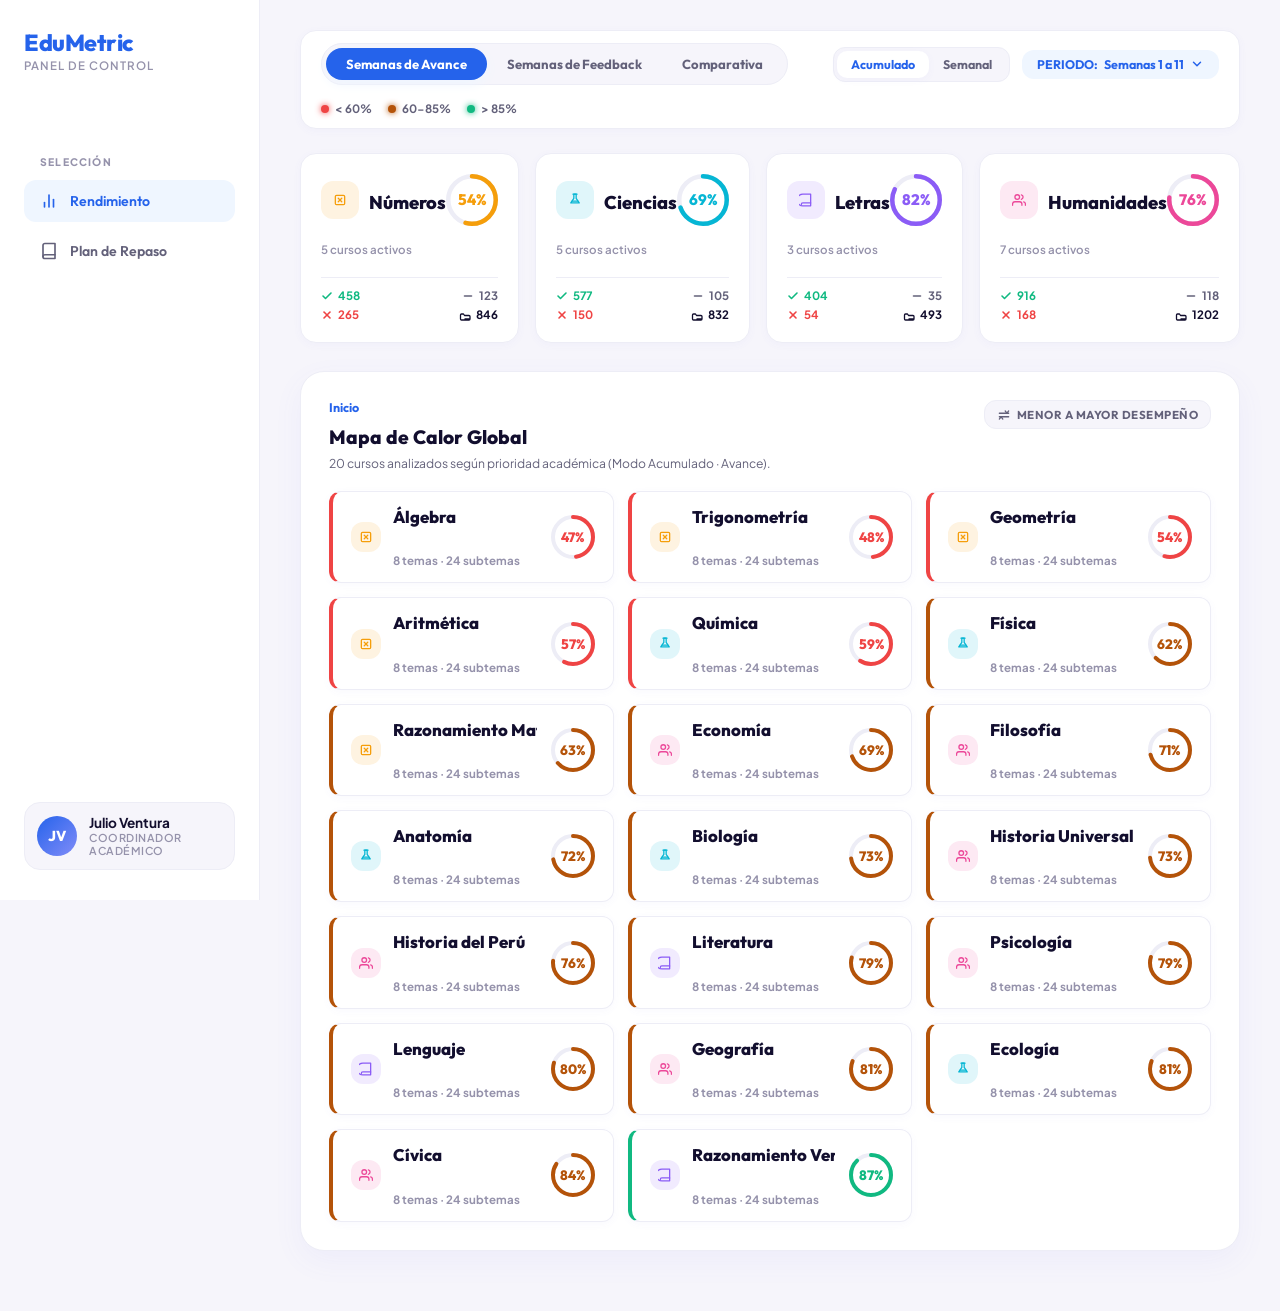
<file: index.html>
<!DOCTYPE html>
<html lang="es" data-theme="light">
<head>
  <meta charset="UTF-8">
  <meta name="viewport" content="width=device-width, initial-scale=1.0">
  <title>EduMetric — Indicadores de Rendimiento Académico</title>
  <meta name="description" content="Dashboard de rendimiento académico con análisis por examen, cobertura de temas y velocidad de resolución.">
  <link rel="preconnect" href="https://fonts.googleapis.com">
  <link rel="preconnect" href="https://fonts.gstatic.com" crossorigin>
  <link href="https://fonts.googleapis.com/css2?family=Outfit:wght@300;400;500;600;700;800;900&family=Plus+Jakarta+Sans:wght@300;400;500;600;700;800&display=swap" rel="stylesheet">
  
  <!-- Estilos modulares externos -->
  <link rel="stylesheet" href="src/ui/styles.css">
</head>
<body>

  <div class="dropdown-scrim" id="dropdown-scrim" onclick="closePeriodDropdown()"></div>

  <div class="app-container">
    
    <!-- ═══════════ SIDEBAR Izquierdo ═══════════ -->
    <aside class="sidebar" id="sidebar">
      <div style="display:flex; flex-direction:column; gap:28px;">
        <div class="sidebar-brand">
          <span class="brand-title">EduMetric</span>
          <span class="brand-subtitle">Panel de Control</span>
        </div>

        <ul class="sidebar-menu">

          
          <!-- Categoría Selección con sub-ítems -->
          <li class="menu-category">Selección</li>
          <li class="menu-item active" id="menu-rendimiento">
            <a href="#" onclick="setViewMode('rendimiento')">
              <svg viewBox="0 0 24 24" fill="none" stroke="currentColor" stroke-width="2.2" stroke-linecap="round" stroke-linejoin="round"><line x1="18" y1="20" x2="18" y2="10"/><line x1="12" y1="20" x2="12" y2="4"/><line x1="6" y1="20" x2="6" y2="14"/></svg>
              Rendimiento
            </a>
          </li>
          <li class="menu-item" id="menu-repaso">
            <a href="#" onclick="setViewMode('repaso')">
              <svg viewBox="0 0 24 24" fill="none" stroke="currentColor" stroke-width="2.2" stroke-linecap="round" stroke-linejoin="round"><path d="M4 19.5A2.5 2.5 0 0 1 6.5 17H20"></path><path d="M6.5 2H20v20H6.5A2.5 2.5 0 0 1 4 19.5v-15A2.5 2.5 0 0 1 6.5 2z"></path></svg>
              Plan de Repaso
            </a>
          </li>

          
        </ul>
      </div>

      <!-- Tarjeta Usuario Bottom -->
      <div class="user-profile-card">
        <div class="user-avatar-wrapper">
          <div class="user-avatar" id="sidebar-avatar">JV</div>
        </div>
        <div class="user-info">
          <span class="user-name" id="sidebar-user-name">Julio Ventura</span>
          <span class="user-role">Coordinador Académico</span>
        </div>
      </div>
    </aside>

    <!-- ═══════════ CONTENIDO PRINCIPAL Derecho ═══════════ -->
    <main class="main-content">
      
      <!-- Top Bar -->
      <div class="top-bar">
        <div style="display:flex; align-items:center; gap:12px;">
          <button class="mobile-menu-btn" onclick="toggleMobileSidebar()" aria-label="Abrir menú">
            <svg width="24" height="24" viewBox="0 0 24 24" fill="none" stroke="currentColor" stroke-width="2" stroke-linecap="round" stroke-linejoin="round"><line x1="3" y1="12" x2="21" y2="12"/><line x1="3" y1="6" x2="21" y2="6"/><line x1="3" y1="18" x2="21" y2="18"/></svg>
          </button>
        </div>
      </div>

      <!-- Filtros Panel Unificado -->
      <div class="filters-container" id="filters-container">
        <div class="filters-unified-row">
          <!-- Pestañas de Tipo de Semana -->
          <div class="week-type-tabs" role="tablist">
            <button class="type-tab active" id="tab-avance" onclick="setWeekType('avance')">Semanas de Avance</button>
            <button class="type-tab" id="tab-feedback" onclick="setWeekType('feedback')">Semanas de Feedback</button>
            <button class="type-tab" id="tab-comparativa" onclick="setWeekType('comparativa')">Comparativa</button>
          </div>

          <!-- Controles de Periodo (Ocultados dinámicamente en Comparativa) -->
          <div class="period-controls-group" id="period-controls-group" style="display: flex; align-items: center; gap: 12px;">
            <div class="aggregation-toggle">
              <button class="agg-btn active" id="btn-acumulado" onclick="setAggregation(true)">Acumulado</button>
              <button class="agg-btn" id="btn-semanal" onclick="setAggregation(false)">Semanal</button>
            </div>

            <div class="period-selector-wrapper">
              <button class="period-btn" id="period-btn" onclick="togglePeriodDropdown()">
                PERIODO: <span id="period-label">Semana 1</span>
                <svg viewBox="0 0 24 24" fill="none" stroke="currentColor" stroke-width="2.5" stroke-linecap="round" stroke-linejoin="round"><polyline points="6 9 12 15 18 9"/></svg>
              </button>
              <div class="period-dropdown" id="period-dropdown">
                <!-- Cargado dinámicamente -->
              </div>
            </div>
          </div>

          <!-- Leyenda de Rendimiento -->
          <div class="performance-legend">
            <span class="legend-item"><span class="legend-dot poor"></span>&lt; 60%</span>
            <span class="legend-item"><span class="legend-dot warning"></span>60-85%</span>
            <span class="legend-item"><span class="legend-dot excellent"></span>&gt; 85%</span>
          </div>
        </div>
      </div>

      <!-- Fila de Tarjetas de Categoría -->
      <div class="categories-row" id="categories-row">
        <!-- Generado dinámicamente -->
      </div>

      <!-- Mapa de Calor Global -->
      <div class="heatmap-panel">

        <div id="rendimiento-view">
          <div class="heatmap-header">
            <div class="heatmap-title-group">
              <nav class="breadcrumb-nav" id="breadcrumb-nav">
                <!-- Cargado dinámicamente (Cursos > Curso > Tema) -->
              </nav>
              <h2 class="heatmap-panel-title" id="heatmap-panel-title">Mapa de Calor Global</h2>
              <span class="heatmap-panel-sub" id="heatmap-sub-info">20 cursos analizados según prioridad académica.</span>
            </div>
            <button class="order-toggle-btn" onclick="toggleSortOrder()">
              <svg viewBox="0 0 24 24" fill="none" stroke="currentColor" stroke-width="2" stroke-linecap="round" stroke-linejoin="round"><line x1="4" y1="9" x2="20" y2="9"/><line x1="4" y1="15" x2="20" y2="15"/><polyline points="14 5 17 9 20 5"/><polyline points="4 19 7 15 10 19"/></svg>
              <span id="sort-order-label">MENOR A MAYOR DESEMPEÑO</span>
            </button>
          </div>

          <div class="courses-grid" id="courses-grid">
            <!-- Cargado dinámicamente -->
          </div>
        </div>

        <div id="repaso-view" style="display: none;">
          <!-- Cargado dinámicamente -->
        </div>
      </div>

    </main>
  </div>

  <div id="tooltip" role="tooltip"></div>

  <!-- 
    Script de Entrada Principal (ES6 Modules)
    Usa type="module" para permitir importaciones/exportaciones nativas en el navegador.
    De este modo, mantenemos un código modular, mantenible y desacoplado en /src.
  -->
  <script type="module" src="src/ui/dashboard.js"></script>
</body>
</html>
</file>
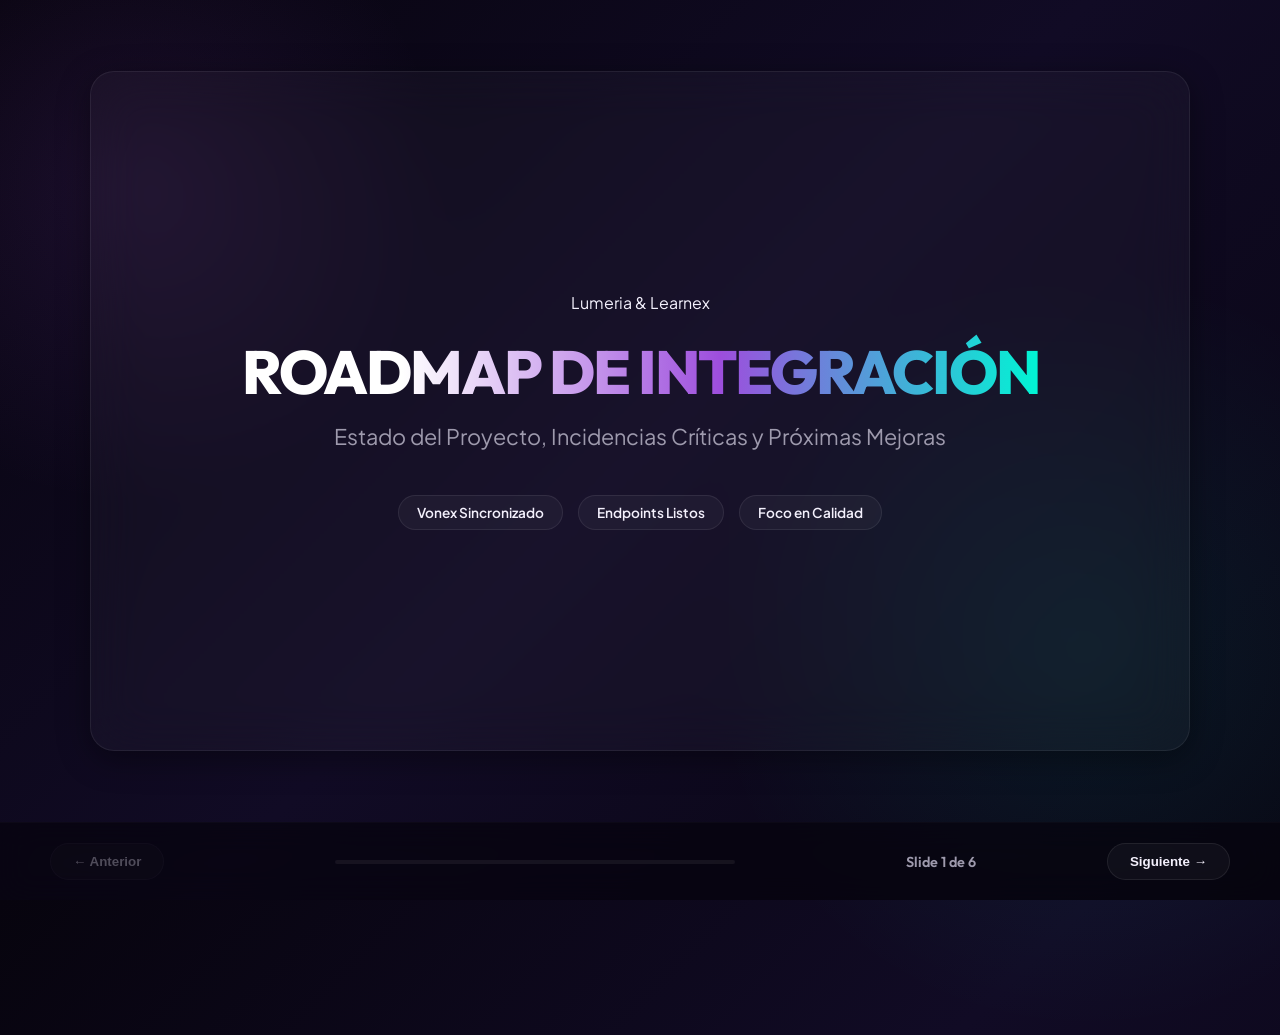
<file: Slides_Lumeria/index.html>
<!DOCTYPE html>
<html lang="es">
<head>
  <meta charset="UTF-8">
  <meta name="viewport" content="width=device-width, initial-scale=1.0">
  <title>Presentación Lumeria & Learnex - Estado del Proyecto</title>
  <!-- Importar Fuentes Modernas de Google Fonts -->
  <link rel="preconnect" href="https://fonts.googleapis.com">
  <link rel="preconnect" href="https://fonts.gstatic.com" crossorigin>
  <link href="https://fonts.googleapis.com/css2?family=Outfit:wght@300;400;600;800&family=Plus+Jakarta+Sans:wght@300;400;500;700&display=swap" rel="stylesheet">
  
  <style>
    /* VARIABLES DE DISEÑO (ESTILO PREMIUM DARK) */
    :root {
      --bg-gradient: linear-gradient(135deg, #07040e 0%, #110b25 50%, #080512 100%);
      --card-bg: rgba(255, 255, 255, 0.03);
      --card-border: rgba(255, 255, 255, 0.07);
      --glass-glow: 0 8px 32px 0 rgba(0, 0, 0, 0.4);
      --primary: #9d4edd;
      --primary-glow: rgba(157, 78, 221, 0.35);
      --secondary: #3f37c9;
      --accent-green: #00f5d4;
      --accent-red: #ff0054;
      --accent-yellow: #fee440;
      --text-main: #f3f0fc;
      --text-muted: #9e9aad;
      --font-title: 'Outfit', sans-serif;
      --font-body: 'Plus Jakarta Sans', sans-serif;
    }

    * {
      box-sizing: border-box;
      margin: 0;
      padding: 0;
    }

    body {
      font-family: var(--font-body);
      background: var(--bg-gradient);
      color: var(--text-main);
      overflow: hidden;
      height: 100vh;
      display: flex;
      flex-direction: column;
      justify-content: space-between;
    }

    /* EFECTOS DE LUCES EN EL FONDO (AMBIENT GLOW) */
    .ambient-glow-1 {
      position: absolute;
      top: -15%;
      left: -15%;
      width: 50vw;
      height: 50vw;
      background: radial-gradient(circle, rgba(157, 78, 221, 0.12) 0%, rgba(0, 0, 0, 0) 70%);
      pointer-events: none;
      z-index: 1;
    }

    .ambient-glow-2 {
      position: absolute;
      bottom: -15%;
      right: -15%;
      width: 60vw;
      height: 60vw;
      background: radial-gradient(circle, rgba(0, 245, 212, 0.08) 0%, rgba(0, 0, 0, 0) 70%);
      pointer-events: none;
      z-index: 1;
    }

    /* CONTENEDOR DE DIAPOSITIVAS */
    .slides-container {
      flex: 1;
      display: flex;
      align-items: center;
      justify-content: center;
      position: relative;
      z-index: 10;
      padding: 20px;
    }

    .slide {
      position: absolute;
      width: 92%;
      max-width: 1100px;
      height: 82vh;
      max-height: 680px;
      background: var(--card-bg);
      border: 1px solid var(--card-border);
      border-radius: 24px;
      backdrop-filter: blur(25px);
      -webkit-backdrop-filter: blur(25px);
      box-shadow: var(--glass-glow);
      padding: 40px 50px;
      opacity: 0;
      transform: translateY(30px) scale(0.98);
      pointer-events: none;
      transition: all 0.5s cubic-bezier(0.16, 1, 0.3, 1);
      display: flex;
      flex-direction: column;
      justify-content: space-between;
    }

    .slide.active {
      opacity: 1;
      transform: translateY(0) scale(1);
      pointer-events: all;
    }

    /* ENCABEZADOS Y TEXTOS */
    .slide-header {
      display: flex;
      justify-content: space-between;
      align-items: center;
      border-bottom: 1px solid rgba(255, 255, 255, 0.05);
      padding-bottom: 15px;
      margin-bottom: 25px;
    }

    .slide-header h2 {
      font-family: var(--font-title);
      font-size: 2.2rem;
      font-weight: 800;
      background: linear-gradient(90deg, #ffffff, #d3c7ff);
      -webkit-background-clip: text;
      -webkit-text-fill-color: transparent;
      letter-spacing: -0.5px;
    }

    .slide-header .slide-tag {
      font-size: 0.8rem;
      font-weight: 700;
      color: var(--primary);
      text-transform: uppercase;
      letter-spacing: 1.5px;
      border: 1px solid var(--primary);
      padding: 4px 12px;
      border-radius: 20px;
      background: rgba(157, 78, 221, 0.1);
    }

    .slide-body {
      flex: 1;
      overflow-y: auto;
      padding-right: 5px;
      margin-bottom: 15px;
    }

    /* PERSONALIZACIÓN DEL SCROLL */
    .slide-body::-webkit-scrollbar {
      width: 6px;
    }
    .slide-body::-webkit-scrollbar-track {
      background: transparent;
    }
    .slide-body::-webkit-scrollbar-thumb {
      background: rgba(255, 255, 255, 0.1);
      border-radius: 4px;
    }

    p {
      color: var(--text-muted);
      line-height: 1.6;
      font-size: 1.05rem;
      margin-bottom: 15px;
    }

    .highlight {
      color: var(--text-main);
      font-weight: 600;
    }

    /* GRILLAS Y TARJETAS */
    .grid-2 {
      display: grid;
      grid-template-columns: 1fr 1fr;
      gap: 25px;
    }

    .grid-3 {
      display: grid;
      grid-template-columns: 1fr 1fr 1fr;
      gap: 20px;
    }

    .feature-card {
      background: rgba(255, 255, 255, 0.015);
      border: 1px solid rgba(255, 255, 255, 0.04);
      border-radius: 16px;
      padding: 22px;
      transition: all 0.3s ease;
    }

    .feature-card:hover {
      background: rgba(255, 255, 255, 0.03);
      border-color: rgba(157, 78, 221, 0.3);
      transform: translateY(-2px);
    }

    .feature-card h3 {
      font-family: var(--font-title);
      font-size: 1.25rem;
      margin-bottom: 12px;
      color: var(--text-main);
      display: flex;
      align-items: center;
      gap: 10px;
    }

    .feature-card ul {
      list-style-type: none;
      color: var(--text-muted);
      font-size: 0.95rem;
    }

    .feature-card li {
      margin-bottom: 8px;
      position: relative;
      padding-left: 18px;
      line-height: 1.4;
    }

    .feature-card li::before {
      content: "•";
      color: var(--primary);
      position: absolute;
      left: 0;
      font-weight: bold;
    }

    .feature-card.alert-card {
      border-color: rgba(255, 0, 84, 0.2);
      background: rgba(255, 0, 84, 0.01);
    }
    .feature-card.alert-card:hover {
      border-color: var(--accent-red);
      background: rgba(255, 0, 84, 0.02);
    }
    .feature-card.alert-card h3 {
      color: #ff4d6d;
    }
    .feature-card.alert-card li::before {
      color: var(--accent-red);
    }

    /* DIAPOSITIVA DE PORTADA */
    .slide-cover {
      text-align: center;
      justify-content: center;
      align-items: center;
      gap: 15px;
    }

    .slide-cover h1 {
      font-family: var(--font-title);
      font-size: 3.8rem;
      font-weight: 800;
      letter-spacing: -2px;
      background: linear-gradient(to right, #ffffff 20%, #9d4edd 60%, #00f5d4 100%);
      -webkit-background-clip: text;
      -webkit-text-fill-color: transparent;
      margin-bottom: 10px;
      animation: title-glow 3s infinite alternate;
    }

    .slide-cover p.subtitle {
      font-size: 1.35rem;
      color: var(--text-muted);
      margin-bottom: 25px;
    }

    .slide-cover .badge-container {
      display: flex;
      gap: 15px;
      margin-top: 15px;
    }

    .badge {
      background: rgba(255, 255, 255, 0.04);
      border: 1px solid rgba(255, 255, 255, 0.08);
      padding: 8px 18px;
      border-radius: 50px;
      font-size: 0.85rem;
      font-weight: 600;
      color: var(--text-main);
    }

    /* SIMULADOR INTERACTIVO */
    .sim-container {
      background: rgba(0, 0, 0, 0.2);
      border: 1px solid rgba(255, 255, 255, 0.05);
      border-radius: 16px;
      padding: 22px;
      display: grid;
      grid-template-columns: 1fr 1.2fr;
      gap: 25px;
    }

    .sim-inputs {
      display: flex;
      flex-direction: column;
      gap: 12px;
    }

    .input-group {
      display: flex;
      flex-direction: column;
      gap: 5px;
    }

    .input-group label {
      font-size: 0.8rem;
      font-weight: 700;
      color: var(--text-muted);
      text-transform: uppercase;
    }

    .input-group input {
      background: rgba(255, 255, 255, 0.05);
      border: 1px solid rgba(255, 255, 255, 0.1);
      border-radius: 8px;
      padding: 9px 12px;
      color: var(--text-main);
      font-family: var(--font-title);
      font-size: 1.05rem;
      transition: all 0.3s ease;
    }

    .input-group input:focus {
      outline: none;
      border-color: var(--primary);
      box-shadow: 0 0 10px var(--primary-glow);
    }

    .sim-results {
      border-left: 1px solid rgba(255, 255, 255, 0.05);
      padding-left: 25px;
      display: flex;
      flex-direction: column;
      justify-content: center;
      gap: 15px;
    }

    .result-metric {
      display: flex;
      justify-content: space-between;
      align-items: center;
    }

    .result-val {
      font-family: var(--font-title);
      font-size: 2.2rem;
      font-weight: 800;
      color: var(--accent-green);
      transition: all 0.3s ease;
    }

    .status-pill {
      display: inline-block;
      padding: 6px 16px;
      border-radius: 30px;
      font-weight: 700;
      font-size: 0.85rem;
      text-transform: uppercase;
      text-align: center;
      transition: all 0.3s ease;
    }

    .status-pill.secure {
      background: rgba(0, 245, 212, 0.15);
      border: 1px solid var(--accent-green);
      color: var(--accent-green);
    }

    .status-pill.vulnerable {
      background: rgba(255, 0, 84, 0.15);
      border: 1px solid var(--accent-red);
      color: var(--accent-red);
    }

    /* CONTROLES DE NAVEGACIÓN EN EL PIE DE PÁGINA */
    .controls-footer {
      padding: 20px 50px;
      display: flex;
      justify-content: space-between;
      align-items: center;
      background: rgba(7, 4, 14, 0.7);
      border-top: 1px solid rgba(255, 255, 255, 0.02);
      backdrop-filter: blur(15px);
      z-index: 100;
    }

    .nav-btn {
      background: rgba(255, 255, 255, 0.04);
      border: 1px solid rgba(255, 255, 255, 0.08);
      color: var(--text-main);
      padding: 10px 22px;
      border-radius: 30px;
      font-weight: 600;
      cursor: pointer;
      transition: all 0.3s ease;
      display: flex;
      align-items: center;
      gap: 8px;
    }

    .nav-btn:hover {
      background: var(--primary);
      border-color: var(--primary);
      box-shadow: 0 0 15px var(--primary-glow);
      transform: translateY(-1px);
    }

    .nav-btn:disabled {
      opacity: 0.3;
      cursor: not-allowed;
      transform: none;
      box-shadow: none;
      background: rgba(255, 255, 255, 0.04);
      border-color: rgba(255, 255, 255, 0.08);
    }

    .progress-track {
      flex: 1;
      max-width: 400px;
      height: 4px;
      background: rgba(255, 255, 255, 0.06);
      border-radius: 10px;
      margin: 0 40px;
      position: relative;
    }

    .progress-bar {
      position: absolute;
      top: 0;
      left: 0;
      height: 100%;
      width: 0%;
      background: linear-gradient(90deg, var(--secondary), var(--primary));
      border-radius: 10px;
      transition: width 0.3s ease;
    }

    .slide-number {
      font-family: var(--font-title);
      font-size: 0.9rem;
      color: var(--text-muted);
      font-weight: 600;
    }

    /* ANIMACIONES */
    @keyframes title-glow {
      from {
        text-shadow: 0 0 20px rgba(157, 78, 221, 0.1);
      }
      to {
        text-shadow: 0 0 45px rgba(157, 78, 221, 0.35), 0 0 10px rgba(0, 245, 212, 0.15);
      }
    }
  </style>
</head>
<body>

  <!-- Luces decorativas en segundo plano -->
  <div class="ambient-glow-1"></div>
  <div class="ambient-glow-2"></div>

  <!-- Contenedor Principal de Slides -->
  <main class="slides-container">

    <!-- SLIDE 1: Portada -->
    <section class="slide active slide-cover" id="slide-1">
      <div style="display: flex; flex-direction: column; align-items: center; justify-content: center; height: 100%;">
        <div class="slide-tag" style="margin-bottom: 20px;">Lumeria & Learnex</div>
        <h1>ROADMAP DE INTEGRACIÓN</h1>
        <p class="subtitle">Estado del Proyecto, Incidencias Críticas y Próximas Mejoras</p>
        
        <div class="badge-container">
          <div class="badge">Vonex Sincronizado</div>
          <div class="badge">Endpoints Listos</div>
          <div class="badge">Foco en Calidad</div>
        </div>
      </div>
    </section>

    <!-- SLIDE 2: Trabajo Realizado (Lumeria & Vonex) -->
    <section class="slide" id="slide-2">
      <header class="slide-header">
        <h2>1. Trabajo Realizado</h2>
        <span class="slide-tag">Estado Actual</span>
      </header>
      <div class="slide-body">
        <p style="margin-bottom: 20px;">Ambos equipos han avanzado en el despliegue de las capas de infraestructura base:</p>
        <div class="grid-2">
          <div class="feature-card">
            <h3>⚡ Por parte de Lumeria</h3>
            <p style="font-size: 0.95rem; margin-bottom: 10px; color: var(--text-main); font-weight: 600;">Servicios de Datos Listos:</p>
            <ul>
              <li>Creación y despliegue del endpoint principal para consumir el **Syllabus** completo.</li>
              <li>Exposición de claves de respuestas correctas y metadatos de las preguntas.</li>
              <li>Mapeo de correspondencia de **Temas** y **Subtemas** por ítem evaluado.</li>
            </ul>
          </div>
          <div class="feature-card">
            <h3>🏫 Por parte de Vonex</h3>
            <p style="font-size: 0.95rem; margin-bottom: 10px; color: var(--text-main); font-weight: 600;">Sincronización Operativa de Usuarios:</p>
            <ul>
              <li>Integración y carga automática de la estructura de **Ciclos Académicos**.</li>
              <li>Mapeo completo de **Aulas / Secciones** dentro del sistema.</li>
              <li>Base de datos vinculada de **Alumnos** y **Tutores** para la visualización personalizada de reportes.</li>
            </ul>
          </div>
        </div>
      </div>
    </section>

    <!-- SLIDE 3: Coordinaciones e Incidentes Críticos (Bloqueos) -->
    <section class="slide" id="slide-3">
      <header class="slide-header">
        <h2>2. Incidentes Detectados & Coordinaciones</h2>
        <span class="slide-tag">Riesgos Activos</span>
      </header>
      <div class="slide-body">
        <p style="margin-bottom: 20px;">Se han identificado dos problemas en las pruebas de integración que requieren coordinación inmediata:</p>
        <div class="grid-2">
          <div class="feature-card alert-card">
            <h3>🔑 Claves Incompletas (Parte Actitudinal)</h3>
            <p style="font-size: 0.95rem; margin-bottom: 10px;">Lumeria **no genera las claves completas** de las evaluaciones debido a que omite los datos de la <strong>parte actitudinal</strong> (evaluación psicopedagógica).</p>
            <ul>
              <li style="color: var(--text-muted);"><em>Impacto:</em> Bloquea la calificación automatizada y precisa de las fichas de los alumnos.</li>
              <li style="color: var(--text-muted);"><em>Solución:</em> Lumeria debe corregir su pipeline de exportación de claves.</li>
            </ul>
          </div>
          <div class="feature-card alert-card">
            <h3>🏷️ Desajuste de Configuración y Nombres</h3>
            <p style="font-size: 0.95rem; margin-bottom: 10px;">La configuración de las fichas académicas y sus nombres en el sistema de Lumeria **tienen nombres distintos a los acordados** originalmente.</p>
            <ul>
              <li style="color: var(--text-muted);"><em>Impacto:</em> Genera errores de mapeo automático al relacionar exámenes con el syllabus.</li>
              <li style="color: var(--text-muted);"><em>Solución:</em> Alinear diccionarios de datos o crear un mapa de equivalencias en Vonex.</li>
            </ul>
          </div>
        </div>
      </div>
    </section>

    <!-- SLIDE 4: Reglas del Negocio y Métricas Principales -->
    <section class="slide" id="slide-4">
      <header class="slide-header">
        <h2>3. Métricas de Rendimiento</h2>
        <span class="slide-tag">Especificación de Precisión</span>
      </header>
      <div class="slide-body">
        <div class="grid-2">
          <div class="feature-card">
            <h3>📈 Tasa de Precisión por Tema (TPT)</h3>
            <p style="font-size: 0.9rem; line-height: 1.4;">Mide el acierto puro del estudiante, excluyendo las preguntas omitidas (en blanco) para evitar penalizaciones.</p>
            <div style="background: rgba(0,0,0,0.2); padding: 8px 12px; border-radius: 8px; font-family: monospace; font-size: 0.8rem; margin: 10px 0; color: var(--accent-green);">
              TPT = Buenas / (Buenas + Malas)
            </div>
            <ul>
              <li><strong>Tema Seguro:</strong> Precisión $\ge 80\%$.</li>
              <li><strong>Tema Vulnerable:</strong> Precisión $< 80\%$.</li>
            </ul>
          </div>
          <div class="feature-card">
            <h3>📑 Precisión por Ficha (TPF)</h3>
            <p style="font-size: 0.9rem; line-height: 1.4;">Renombramiento formal de <strong>TPH</strong> (Tasa por Hora) a <strong>TPF</strong> para mayor claridad de código y negocio.</p>
            <div style="background: rgba(0,0,0,0.2); padding: 8px 12px; border-radius: 8px; font-family: monospace; font-size: 0.8rem; margin: 10px 0; color: var(--accent-green);">
              TPF = Buenas Ficha / Marcadas Ficha
            </div>
            <p style="font-size: 0.85rem; color: var(--text-muted);">Mide la exactitud total del alumno en la ficha de la semana (F1, F2, F3).</p>
          </div>
          <div class="feature-card" style="grid-column: span 2;">
            <h3>📊 Índices de Cobertura Temática (ICT)</h3>
            <p style="font-size: 0.9rem;">Mide la cantidad de temas/subtemas evaluados en exámenes contra la planificación teórica del Syllabus:</p>
            <p style="font-size: 0.85rem; color: var(--text-muted); margin-top: 5px;">Se calculan 4 ICTs: **ICT Clase Subtemas**, **ICT Clase Temas**, **ICT Acumulado Subtemas** e **ICT Acumulado Temas** (Temas Cerrados / Temas Tratados del Syllabus).</p>
          </div>
        </div>
      </div>
    </section>

    <!-- SLIDE 5: Simulador Interactivo de Precisión (TPT) -->
    <section class="slide" id="slide-5">
      <header class="slide-header">
        <h2>4. Simulador Interactivo de Precisión (TPT)</h2>
        <span class="slide-tag">Demostración de Concepto</span>
      </header>
      <div class="slide-body">
        <p style="margin-bottom: 20px;">Prueba en vivo cómo funciona la regla de exclusión de preguntas en blanco y la clasificación de temas:</p>
        
        <div class="sim-container">
          <div class="sim-inputs">
            <div class="input-group">
              <label for="correctas">Respuestas Correctas (Buenas)</label>
              <input type="number" id="correctas" min="0" value="8">
            </div>
            <div class="input-group">
              <label for="incorrectas">Respuestas Incorrectas (Malas)</label>
              <input type="number" id="incorrectas" min="0" value="2">
            </div>
            <div class="input-group">
              <label for="blancas">Preguntas en Blanco (Blancas)</label>
              <input type="number" id="blancas" min="0" value="5">
            </div>
          </div>
          
          <div class="sim-results">
            <div class="result-metric">
              <div>
                <h4 style="font-size: 0.8rem; color: var(--text-muted); text-transform: uppercase;">Preguntas Totales</h4>
                <p id="total-preguntas" style="font-family: var(--font-title); font-size: 1.4rem; color: var(--text-main); font-weight: 700; margin-top: 5px;">15</p>
              </div>
              <div>
                <h4 style="font-size: 0.8rem; color: var(--text-muted); text-transform: uppercase;">Marcadas</h4>
                <p id="total-marcadas" style="font-family: var(--font-title); font-size: 1.4rem; color: var(--text-main); font-weight: 700; margin-top: 5px;">10</p>
              </div>
            </div>
            
            <div class="result-metric" style="border-top: 1px solid rgba(255, 255, 255, 0.05); padding-top: 15px;">
              <h4 style="font-size: 0.95rem; color: var(--text-muted);">Tasa de Precisión (TPT)</h4>
              <div class="result-val" id="tpt-val">80.0%</div>
            </div>

            <div class="result-metric" style="justify-content: flex-end;">
              <div class="status-pill secure" id="tpt-status">Tema Seguro</div>
            </div>
          </div>
        </div>
      </div>
    </section>

    <!-- SLIDE 6: Próximas Mejoras para Learnex -->
    <section class="slide" id="slide-6">
      <header class="slide-header">
        <h2>5. Próximas Mejoras para Learnex</h2>
        <span class="slide-tag">Backlog del Futuro</span>
      </header>
      <div class="slide-body">
        <p style="margin-bottom: 20px;">Líneas de desarrollo propuestas para expandir el valor del ecosistema Learnex:</p>
        <div class="grid-3">
          <div class="feature-card">
            <h3>🎗️ Concurso de Becas</h3>
            <p style="font-size: 0.9rem;">Habilitar soporte en la plataforma para calificar, configurar y emitir reportes de exámenes de admisión masivos y concursos de becas institucionales.</p>
          </div>
          <div class="feature-card">
            <h3>🧠 Recomendación para Selección</h3>
            <p style="font-size: 0.9rem;">Algoritmo que evalúa el rendimiento acumulado de precisión e ICT de los alumnos para sugerir candidatos aptos para ser promovidos a las secciones de <strong>Selección</strong>.</p>
          </div>
          <div class="feature-card">
            <h3>📈 Vista de Dirección Académica</h3>
            <p style="font-size: 0.9rem;">Panel analítico avanzado que consolida métricas de temas, subtemas y niveles de dificultad de preguntas para acceso compartido del <strong>Director Académico</strong> y <strong>Lumeria</strong>.</p>
          </div>
        </div>
      </div>
    </section>

  </main>

  <!-- Barra de navegación inferior -->
  <footer class="controls-footer">
    <button class="nav-btn" id="prev-btn" disabled>
      ← Anterior
    </button>
    
    <div class="progress-track">
      <div class="progress-bar" id="progress-bar"></div>
    </div>
    
    <div class="slide-number">
      Slide <span id="current-slide-num">1</span> de <span id="total-slides-num">6</span>
    </div>
    
    <button class="nav-btn" id="next-btn">
      Siguiente →
    </button>
  </footer>

  <script>
    // LÓGICA DE DIAPOSITIVAS (SLIDES ENGINE)
    const slides = document.querySelectorAll('.slide');
    const prevBtn = document.getElementById('prev-btn');
    const nextBtn = document.getElementById('next-btn');
    const progressBar = document.getElementById('progress-bar');
    const currentSlideNum = document.getElementById('current-slide-num');
    const totalSlidesNum = document.getElementById('total-slides-num');
    
    let currentSlide = 0;
    const totalSlides = slides.length;
    totalSlidesNum.textContent = totalSlides;

    function updateSlides() {
      // Activar slide correspondiente
      slides.forEach((slide, index) => {
        if (index === currentSlide) {
          slide.classList.add('active');
        } else {
          slide.classList.remove('active');
        }
      });

      // Actualizar número y progreso
      currentSlideNum.textContent = currentSlide + 1;
      const progressPercent = (currentSlide / (totalSlides - 1)) * 100;
      progressBar.style.width = `${progressPercent}%`;

      // Habilitar / deshabilitar botones
      prevBtn.disabled = currentSlide === 0;
      nextBtn.disabled = currentSlide === totalSlides - 1;
    }

    prevBtn.addEventListener('click', () => {
      if (currentSlide > 0) {
        currentSlide--;
        updateSlides();
      }
    });

    nextBtn.addEventListener('click', () => {
      if (currentSlide < totalSlides - 1) {
        currentSlide++;
        updateSlides();
      }
    });

    // Soporte para teclas direccionales
    document.addEventListener('keydown', (e) => {
      if (e.key === 'ArrowRight' || e.key === 'Space') {
        if (currentSlide < totalSlides - 1) {
          currentSlide++;
          updateSlides();
        }
      } else if (e.key === 'ArrowLeft') {
        if (currentSlide > 0) {
          currentSlide--;
          updateSlides();
        }
      }
    });

    // LÓGICA DEL SIMULADOR INTERACTIVO (SLIDE 5)
    const inputCorrectas = document.getElementById('correctas');
    const inputIncorrectas = document.getElementById('incorrectas');
    const inputBlancas = document.getElementById('blancas');

    const txtTotalPreguntas = document.getElementById('total-preguntas');
    const txtTotalMarcadas = document.getElementById('total-marcadas');
    const txtTptVal = document.getElementById('tpt-val');
    const txtTptStatus = document.getElementById('tpt-status');

    function calcularSimulador() {
      const correctas = Math.max(0, parseInt(inputCorrectas.value) || 0);
      const incorrectas = Math.max(0, parseInt(inputIncorrectas.value) || 0);
      const blancas = Math.max(0, parseInt(inputBlancas.value) || 0);

      // Totales
      const totalMarcadas = correctas + incorrectas;
      const totalPreguntas = totalMarcadas + blancas;

      // Calcular TPT
      let tpt = 0;
      if (totalMarcadas > 0) {
        tpt = (correctas / totalMarcadas) * 100;
      }

      // Renderizar valores
      txtTotalPreguntas.textContent = totalPreguntas;
      txtTotalMarcadas.textContent = totalMarcadas;
      txtTptVal.textContent = `${tpt.toFixed(1)}%`;

      // Semaforización (Semaforo >= 80% es seguro, < 80% es vulnerable)
      if (tpt >= 80) {
        txtTptStatus.textContent = "Tema Seguro";
        txtTptStatus.className = "status-pill secure";
        txtTptVal.style.color = "var(--accent-green)";
      } else {
        txtTptStatus.textContent = "Tema Vulnerable";
        txtTptStatus.className = "status-pill vulnerable";
        txtTptVal.style.color = "var(--accent-red)";
      }
    }

    [inputCorrectas, inputIncorrectas, inputBlancas].forEach(input => {
      input.addEventListener('input', calcularSimulador);
    });

    // Inicializar slide y simulador
    updateSlides();
    calcularSimulador();
  </script>
</body>
</html>
</file>
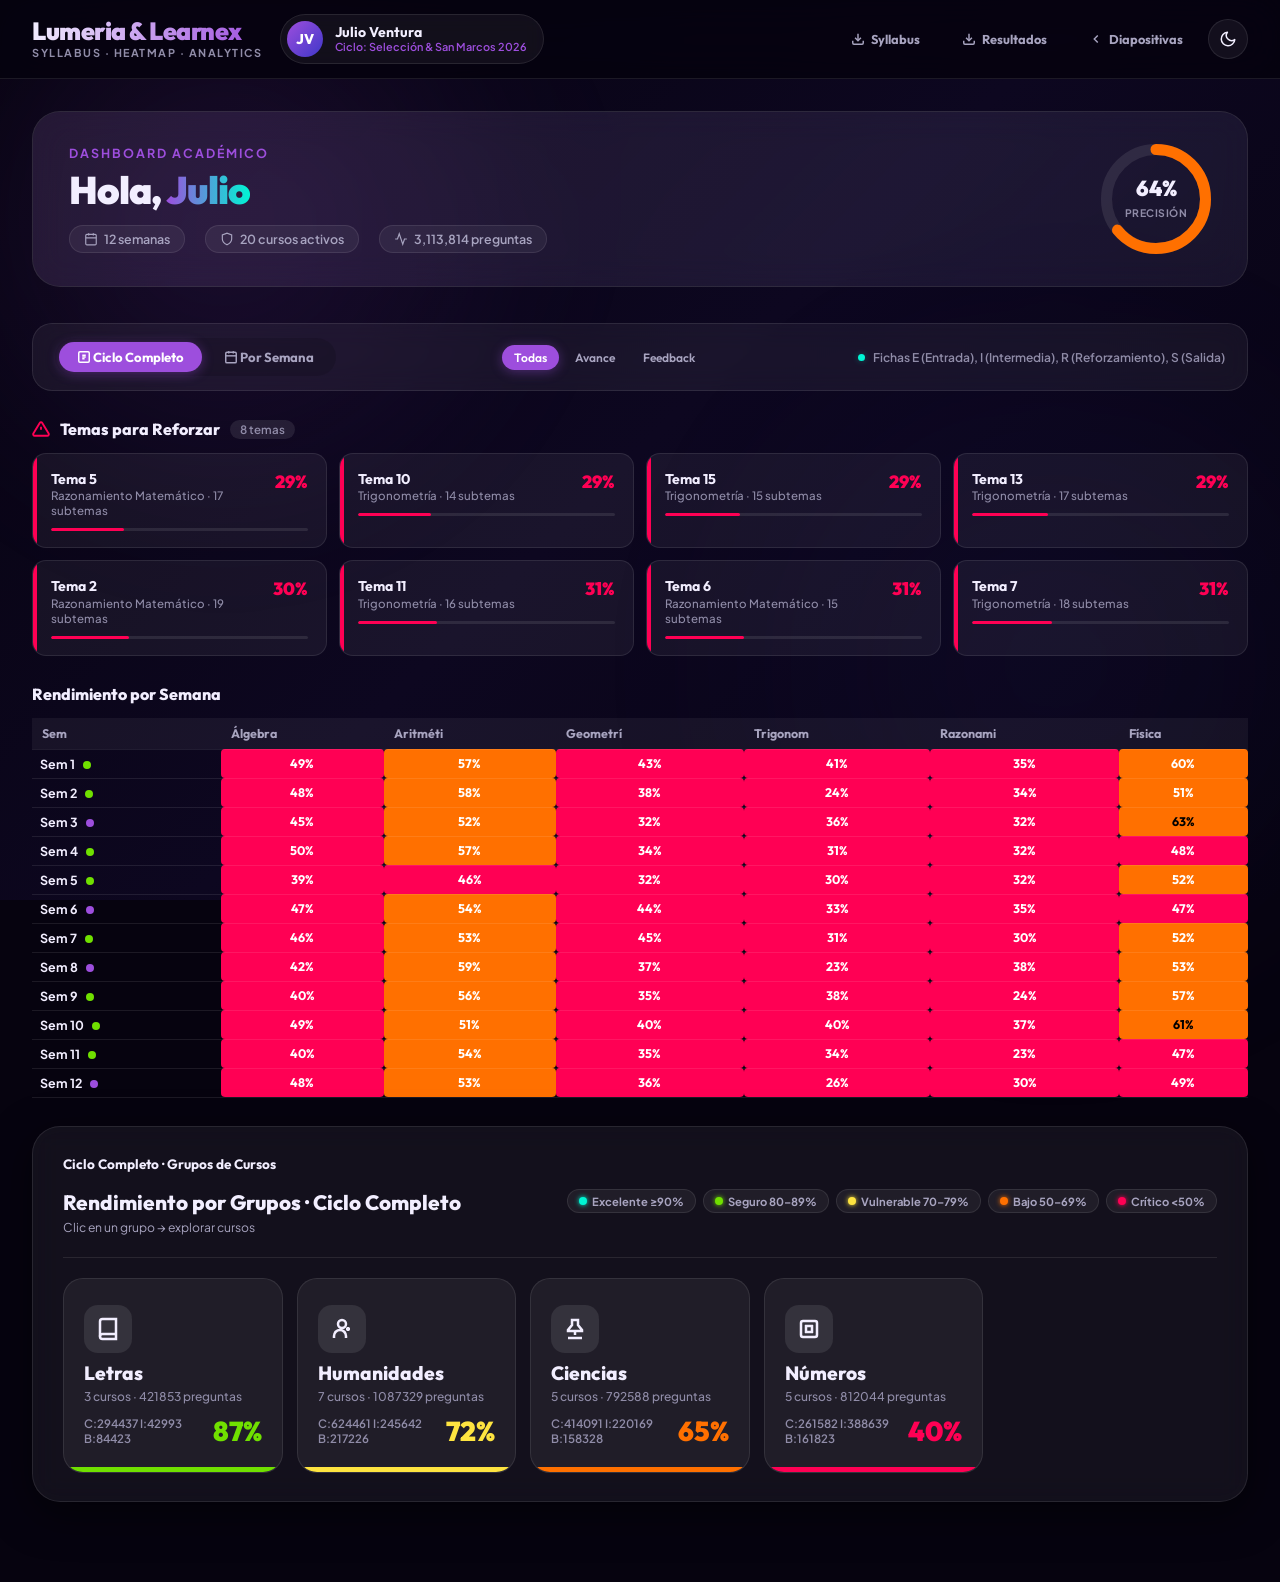
<file: Slides_Lumeria/syllabus_dashboard.html>
<!DOCTYPE html>
<html lang="es" data-theme="dark">
<head>
  <meta charset="UTF-8">
  <meta name="viewport" content="width=device-width, initial-scale=1.0">
  <title>Lumeria & Learnex — Dashboard Académico</title>
  <meta name="description" content="Dashboard de rendimiento académico con análisis por examen, cobertura de temas y velocidad de resolución.">
  <link rel="preconnect" href="https://fonts.googleapis.com">
  <link rel="preconnect" href="https://fonts.gstatic.com" crossorigin>
  <link href="https://fonts.googleapis.com/css2?family=Outfit:wght@300;400;600;700;800;900&family=Plus+Jakarta+Sans:wght@300;400;500;600;700&display=swap" rel="stylesheet">

  <style>
    /* ═══════════════════════════════════════════════
       DESIGN TOKENS
    ═══════════════════════════════════════════════ */
    :root {
      --ease-out: cubic-bezier(0.16, 1, 0.3, 1);
      --ease-in:  cubic-bezier(0.7, 0, 0.84, 0);
      --dur-micro: 150ms;
      --dur-fast: 250ms;
      --dur-med: 380ms;

      --r-sm: 8px;
      --r-md: 14px;
      --r-lg: 20px;
      --r-xl: 28px;
      --r-full: 9999px;

      --font-title: 'Outfit', sans-serif;
      --font-body:  'Plus Jakarta Sans', sans-serif;

      /* Semánticos de datos */
      --heat-excellent: #00f5d4;
      --heat-good:      #70e000;
      --heat-average:   #fee440;
      --heat-low:       #ff7000;
      --heat-poor:      #ff0054;

      --primary:   #9d4edd;
      --secondary: #3f37c9;
      --cyan:      #00f5d4;
    }

    [data-theme="dark"] {
      --bg:         #06030f;
      --bg2:        #0d0720;
      --surface:    rgba(255,255,255,0.055);
      --surface-h:  rgba(255,255,255,0.09);
      --border:     rgba(255,255,255,0.09);
      --border-h:   rgba(255,255,255,0.22);
      --text-1:     #f2eeff;
      --text-2:     #a8a4c0;
      --text-3:     #908ca8;
      --header-bg:  rgba(6,3,15,0.92);
      --tooltip-bg: #100c22;
      --card-sh:    0 12px 40px rgba(0,0,0,0.5);
      --glow-p:     rgba(157,78,221,0.4);
      --glow-c:     rgba(0,245,212,0.3);
      --amb1:       rgba(157,78,221,0.12);
      --amb2:       rgba(63,55,201,0.08);
      --select-bg:  rgba(255,255,255,0.07);
      --inp-border: rgba(255,255,255,0.12);
      --scrim:      rgba(0,0,0,0.7);
    }

    [data-theme="light"] {
      --bg:         #f0eeff;
      --bg2:        #e8e2ff;
      --surface:    rgba(255,255,255,0.92);
      --surface-h:  rgba(255,255,255,1);
      --border:     rgba(100,80,190,0.18);
      --border-h:   rgba(100,80,190,0.35);
      --text-1:     #120e2e;
      --text-2:     #4a4668;
      --text-3:     #6d6988;
      --header-bg:  rgba(240,238,255,0.95);
      --tooltip-bg: #fff;
      --card-sh:    0 8px 28px rgba(80,60,160,0.15);
      --glow-p:     rgba(120,70,200,0.2);
      --glow-c:     rgba(0,180,140,0.2);
      --amb1:       rgba(157,78,221,0.07);
      --amb2:       rgba(63,55,201,0.04);
      --select-bg:  rgba(255,255,255,0.95);
      --inp-border: rgba(100,80,190,0.25);
      --scrim:      rgba(0,0,0,0.45);
    }

    /* ═══════════════════════════════════════════════
       RESET
    ═══════════════════════════════════════════════ */
    *, *::before, *::after { box-sizing: border-box; margin: 0; padding: 0; }
    html { scroll-behavior: smooth; }

    body {
      font-family: var(--font-body);
      background: var(--bg);
      color: var(--text-1);
      min-height: 100vh;
      overflow-x: hidden;
      transition: background var(--dur-med) ease, color var(--dur-med) ease;
    }

    /* ─── SKIP LINK (a11y) ─── */
    .skip-link {
      position: absolute; top: -100%; left: 16px; z-index: 10000;
      background: var(--primary); color: #fff;
      font-family: var(--font-title); font-weight: 700; font-size: 0.85rem;
      padding: 10px 20px; border-radius: 0 0 var(--r-sm) var(--r-sm);
      text-decoration: none;
      transition: top var(--dur-fast) var(--ease-out);
    }
    .skip-link:focus {
      top: 0; outline: 3px solid var(--cyan); outline-offset: 2px;
    }

    /* ─── FOCUS VISIBLE ─── */
    :focus-visible {
      outline: 3px solid var(--primary);
      outline-offset: 2px;
      border-radius: var(--r-sm);
    }
    button:focus-visible, a:focus-visible {
      outline: 3px solid var(--cyan);
      outline-offset: 2px;
    }

    /* ─── SKELETON SHIMMER ─── */
    .skeleton {
      background: var(--surface);
      border-radius: var(--r-md);
      position: relative;
      overflow: hidden;
    }
    .skeleton::after {
      content: '';
      position: absolute; inset: 0;
      background: linear-gradient(
        90deg,
        transparent 0%,
        rgba(255,255,255,0.04) 40%,
        rgba(255,255,255,0.08) 50%,
        rgba(255,255,255,0.04) 60%,
        transparent 100%
      );
      animation: shimmer 1.8s ease-in-out infinite;
    }
    [data-theme="light"] .skeleton::after {
      background: linear-gradient(
        90deg,
        transparent 0%,
        rgba(0,0,0,0.03) 40%,
        rgba(0,0,0,0.06) 50%,
        rgba(0,0,0,0.03) 60%,
        transparent 100%
      );
    }
    @keyframes shimmer {
      0% { transform: translateX(-100%); }
      100% { transform: translateX(100%); }
    }
    .skeleton-text {
      height: 14px; border-radius: 7px;
      background: var(--border);
    }
    .skeleton-text.lg { height: 22px; width: 60%; }
    .skeleton-circle {
      width: 110px; height: 110px; border-radius: 50%;
      background: var(--border);
    }

    /* ─── ANIMATED BG ─── */
    .bg-canvas {
      position: fixed; inset: 0; z-index: 0;
      background: linear-gradient(135deg, var(--bg) 0%, var(--bg2) 50%, var(--bg) 100%);
      transition: background var(--dur-med) ease;
    }
    .bg-orb {
      position: fixed; border-radius: 50%; pointer-events: none; z-index: 0;
      filter: blur(60px);
    }
    .bg-orb-1 {
      width: 55vw; height: 55vw;
      top: -15%; left: -10%;
      background: radial-gradient(circle, var(--amb1), transparent 70%);
      animation: orbFloat 18s ease-in-out infinite alternate;
    }
    .bg-orb-2 {
      width: 65vw; height: 65vw;
      bottom: -20%; right: -15%;
      background: radial-gradient(circle, var(--amb2), transparent 70%);
      animation: orbFloat 24s ease-in-out infinite alternate-reverse;
    }
    @keyframes orbFloat {
      0%   { transform: translate(0,0) scale(1); }
      100% { transform: translate(3%,4%) scale(1.08); }
    }

    /* ═══════════════════════════════════════════════
       HEADER
    ═══════════════════════════════════════════════ */
    header {
      position: sticky; top: 0; z-index: 200;
      background: var(--header-bg);
      border-bottom: 1px solid var(--border);
      backdrop-filter: blur(20px) saturate(180%);
      -webkit-backdrop-filter: blur(20px) saturate(180%);
      transition: background var(--dur-med) ease, border-color var(--dur-med) ease;
    }

    .header-inner {
      max-width: 1440px; margin: 0 auto;
      padding: 14px 32px;
      display: flex; align-items: center; gap: 18px; flex-wrap: wrap;
    }

    .logo-title {
      font-family: var(--font-title);
      font-size: 1.55rem; font-weight: 900; letter-spacing: -0.5px;
      background: linear-gradient(100deg, var(--text-1) 0%, var(--primary) 100%);
      -webkit-background-clip: text; -webkit-text-fill-color: transparent;
      background-clip: text; line-height: 1;
    }
    .logo-sub {
      font-size: 0.68rem; font-weight: 700; text-transform: uppercase;
      letter-spacing: 1.5px; color: var(--text-3); margin-top: 3px;
    }

    /* Student badge */
    .student-badge {
      display: flex; align-items: center; gap: 12px;
      background: var(--surface); border: 1px solid var(--border);
      border-radius: var(--r-full); padding: 6px 16px 6px 6px;
      backdrop-filter: blur(10px);
      transition: border-color var(--dur-fast) ease;
    }
    .student-badge:hover { border-color: var(--border-h); }
    .stu-avatar {
      width: 36px; height: 36px; border-radius: 50%;
      background: linear-gradient(135deg, var(--primary), var(--secondary));
      display: flex; align-items: center; justify-content: center;
      font-family: var(--font-title); font-weight: 800; font-size: 0.88rem; color: #fff;
      flex-shrink: 0;
    }
    .stu-name  { font-family: var(--font-title); font-weight: 700; font-size: 0.88rem; color: var(--text-1); line-height: 1.1; }
    .stu-cycle { font-size: 0.68rem; color: var(--primary); font-weight: 600; }

    .h-spacer { flex: 1; }

    /* Botones header */
    .hdr-actions { display: flex; align-items: center; gap: 8px; }

    .btn {
      display: inline-flex; align-items: center; gap: 6px;
      padding: 8px 16px; border-radius: var(--r-full);
      font-family: var(--font-title); font-weight: 700; font-size: 0.8rem;
      cursor: pointer; border: 1px solid var(--border);
      background: var(--surface); color: var(--text-1);
      text-decoration: none; white-space: nowrap;
      transition: all var(--dur-fast) var(--ease-out);
      touch-action: manipulation;
    }
    .btn:hover {
      background: var(--primary); border-color: var(--primary); color: #fff;
      box-shadow: 0 0 18px var(--glow-p); transform: translateY(-1px);
    }
    .btn:active { transform: scale(0.97); }

    .btn-ghost {
      background: transparent; border-color: transparent; color: var(--text-2);
    }
    .btn-ghost:hover { background: var(--surface); border-color: var(--border); color: var(--text-1); box-shadow: none; }

    .btn-icon {
      width: 40px; height: 40px; padding: 0;
      border-radius: 50%; font-size: 1.1rem;
      display: flex; align-items: center; justify-content: center;
    }
    .btn-icon:hover { transform: rotate(12deg) scale(1.06); }

    /* ═══════════════════════════════════════════════
       LAYOUT
    ═══════════════════════════════════════════════ */
    main {
      position: relative; z-index: 10;
      max-width: 1440px; margin: 0 auto;
      padding: 32px 32px 80px;
    }

    /* ═══════════════════════════════════════════════
       SCROLL REVEAL
    ═══════════════════════════════════════════════ */
    .reveal {
      opacity: 0; transform: translateY(24px);
      transition: opacity var(--dur-med) var(--ease-out), transform var(--dur-med) var(--ease-out);
    }
    .reveal.visible { opacity: 1; transform: translateY(0); }
    .reveal-d1 { transition-delay: 60ms; }
    .reveal-d2 { transition-delay: 120ms; }
    .reveal-d3 { transition-delay: 180ms; }
    .reveal-d4 { transition-delay: 240ms; }
    .reveal-d5 { transition-delay: 300ms; }

    /* ═══════════════════════════════════════════════
       HERO — STUDENT OVERVIEW
    ═══════════════════════════════════════════════ */
    .hero {
      display: grid;
      grid-template-columns: 1fr auto;
      gap: 24px;
      align-items: center;
      margin-bottom: 36px;
      padding: 32px 36px;
      background: var(--surface);
      border: 1px solid var(--border);
      border-radius: var(--r-xl);
      backdrop-filter: blur(16px);
      position: relative;
      overflow: hidden;
    }
    .hero::before {
      content: '';
      position: absolute; inset: 0;
      background: linear-gradient(135deg, rgba(157,78,221,0.08) 0%, rgba(63,55,201,0.04) 100%);
      pointer-events: none;
    }
    .hero-text { position: relative; z-index: 1; }
    .hero-greeting {
      font-size: 0.78rem; font-weight: 700; text-transform: uppercase;
      letter-spacing: 2px; color: var(--primary); margin-bottom: 8px;
    }
    .hero-name {
      font-family: var(--font-title); font-size: 2.4rem; font-weight: 900;
      line-height: 1.1; letter-spacing: -1px; color: var(--text-1);
    }
    .hero-name em {
      font-style: normal;
      background: linear-gradient(90deg, var(--primary), var(--cyan));
      -webkit-background-clip: text; -webkit-text-fill-color: transparent; background-clip: text;
    }
    .hero-meta {
      display: flex; gap: 20px; flex-wrap: wrap; margin-top: 14px;
    }
    .hero-chip {
      display: flex; align-items: center; gap: 6px;
      background: var(--surface); border: 1px solid var(--border);
      border-radius: var(--r-full); padding: 5px 14px;
      font-size: 0.78rem; font-weight: 600; color: var(--text-2);
    }
    .hero-chip svg { width: 14px; height: 14px; flex-shrink: 0; }

    /* Precision donut */
    .hero-donut {
      position: relative; z-index: 1;
      display: flex; flex-direction: column; align-items: center; gap: 8px;
    }
    .donut-svg { width: 110px; height: 110px; transform: rotate(-90deg); }
    .donut-track { fill: none; stroke: var(--border); stroke-width: 10; }
    .donut-fill {
      fill: none; stroke-width: 10;
      stroke-linecap: round;
      stroke-dasharray: 283;
      stroke-dashoffset: 283;
      transition: stroke-dashoffset 1.2s var(--ease-out);
    }
    .donut-center {
      position: absolute; top: 50%; left: 50%;
      transform: translate(-50%, -50%);
      text-align: center; pointer-events: none;
    }
    .donut-pct {
      font-family: var(--font-title); font-size: 1.35rem; font-weight: 900; color: var(--text-1);
      display: block; line-height: 1;
    }
    .donut-lbl { font-size: 0.65rem; font-weight: 700; color: var(--text-3); text-transform: uppercase; letter-spacing: 0.5px; }

    /* ═══════════════════════════════════════════════
       FILTER BAR
    ═══════════════════════════════════════════════ */
    .filter-bar {
      display: flex; align-items: center; gap: 14px; flex-wrap: wrap;
      background: var(--surface); border: 1px solid var(--border);
      border-radius: var(--r-lg); padding: 14px 22px;
      margin-bottom: 28px; backdrop-filter: blur(12px);
      transition: border-color var(--dur-fast) ease;
    }
    .filter-bar:focus-within { border-color: var(--border-h); }

    .pill-tabs {
      display: flex; gap: 4px;
      background: rgba(0,0,0,0.12); border-radius: var(--r-full); padding: 4px;
    }
    [data-theme="light"] .pill-tabs { background: rgba(0,0,0,0.06); }

    .pill-tab {
      padding: 7px 18px; border-radius: var(--r-full); border: none;
      background: transparent; color: var(--text-2);
      font-family: var(--font-title); font-weight: 700; font-size: 0.82rem;
      cursor: pointer; transition: all var(--dur-fast) var(--ease-out);
      white-space: nowrap; touch-action: manipulation;
    }
    .pill-tab.active {
      background: var(--primary); color: #fff;
      box-shadow: 0 2px 12px var(--glow-p);
    }
    .pill-tab:not(.active):hover { color: var(--text-1); background: var(--surface-h); }

    .week-sel {
      background: var(--select-bg); border: 1px solid var(--inp-border);
      border-radius: var(--r-sm); padding: 8px 12px;
      color: var(--text-1); font-family: var(--font-title); font-weight: 600; font-size: 0.85rem;
      outline: none; cursor: pointer;
      transition: border-color var(--dur-fast) ease, opacity var(--dur-fast) ease, max-width var(--dur-fast) ease, padding var(--dur-fast) ease;
      max-width: 200px;
      overflow: hidden;
    }
    .week-sel.hidden {
      opacity: 0; max-width: 0; padding: 8px 0; border-color: transparent;
      pointer-events: none;
    }
    .week-sel:focus { border-color: var(--primary); box-shadow: 0 0 0 3px var(--glow-p); }

    /* Week range */
    .week-range {
      display: flex; align-items: center; gap: 8px;
      transition: opacity var(--dur-fast) ease, max-width var(--dur-fast) ease;
      max-width: 500px; overflow: hidden;
    }
    .week-range.hidden {
      opacity: 0; max-width: 0; pointer-events: none;
    }
    .week-range-sep {
      font-family: var(--font-title); font-weight: 700; font-size: 0.82rem;
      color: var(--text-3);
    }
    .week-range-label {
      font-size: 0.72rem; font-weight: 600; color: var(--primary);
      white-space: nowrap; margin-left: 4px;
    }
    .week-sel:focus { border-color: var(--primary); box-shadow: 0 0 0 3px var(--glow-p); }

    .filter-badge {
      margin-left: auto; display: flex; align-items: center; gap: 8px;
      font-size: 0.75rem; color: var(--text-3); font-weight: 600;
    }
    .badge-dot {
      width: 7px; height: 7px; border-radius: 50%;
      background: var(--cyan); box-shadow: 0 0 6px var(--glow-c);
      animation: pulse 2s ease-in-out infinite;
    }
    @keyframes pulse { 0%,100% { opacity: 1; } 50% { opacity: 0.4; } }

    /* Week type filter */
    .week-type-filter {
      display: flex; gap: 4px;
      margin-left: auto;
    }
    .week-type-pill {
      padding: 5px 12px; border-radius: var(--r-full); border: none;
      background: transparent; color: var(--text-2);
      font-family: var(--font-title); font-weight: 600; font-size: 0.75rem;
      cursor: pointer; transition: all var(--dur-fast) var(--ease-out);
      white-space: nowrap; touch-action: manipulation;
    }
    .week-type-pill.active {
      background: var(--primary); color: #fff;
      box-shadow: 0 2px 12px var(--glow-p);
    }
    .week-type-pill:not(.active):hover { color: var(--text-1); background: var(--surface-h); }

    /* ═══════════════════════════════════════════════
       MÉTRICAS GRID
    ═══════════════════════════════════════════════ */
    .metrics-grid {
      display: grid;
      grid-template-columns: repeat(4, 1fr);
      gap: 14px;
      margin-bottom: 28px;
    }

    .m-card {
      background: var(--surface);
      border: 1px solid var(--border);
      border-radius: var(--r-lg);
      padding: 20px 18px 16px;
      backdrop-filter: blur(12px);
      position: relative; overflow: hidden;
      transition: border-color var(--dur-fast) ease, transform var(--dur-fast) var(--ease-out), box-shadow var(--dur-fast) ease;
      cursor: default;
    }
    .m-card::before {
      content: ''; position: absolute; inset: 0;
      background: linear-gradient(135deg, var(--m-accent, var(--primary)) 0%, transparent 65%);
      opacity: 0; transition: opacity var(--dur-fast) ease;
    }
    .m-card:hover { border-color: var(--m-accent, var(--border-h)); transform: translateY(-3px); box-shadow: var(--card-sh); }
    .m-card:hover::before { opacity: 0.07; }

    .m-card-top {
      display: flex; justify-content: space-between; align-items: flex-start;
      margin-bottom: 12px; position: relative; z-index: 1;
    }
    .m-label {
      font-size: 0.68rem; font-weight: 700; text-transform: uppercase;
      letter-spacing: 1px; color: var(--text-3); line-height: 1.3;
    }
    .m-icon {
      width: 32px; height: 32px; border-radius: var(--r-sm);
      background: color-mix(in srgb, var(--m-accent, var(--primary)) 15%, transparent);
      display: flex; align-items: center; justify-content: center;
      flex-shrink: 0;
    }
    .m-icon svg { width: 16px; height: 16px; }

    .m-value {
      font-family: var(--font-title); font-size: 2rem; font-weight: 900;
      color: var(--m-accent, var(--text-1)); line-height: 1;
      letter-spacing: -1px; position: relative; z-index: 1;
    }
    .m-sub {
      font-size: 0.7rem; color: var(--text-3); font-weight: 500;
      margin-top: 5px; position: relative; z-index: 1;
    }

    /* Mini progress bar */
    .m-bar {
      height: 3px; background: var(--border); border-radius: 3px;
      margin-top: 10px; overflow: hidden; position: relative; z-index: 1;
    }
    .m-bar-fill {
      height: 100%; background: var(--m-accent, var(--primary));
      border-radius: 3px; width: 0;
      transition: width 0.8s var(--ease-out);
    }

    /* ═══════════════════════════════════════════════
       HEATMAP CARD
    ═══════════════════════════════════════════════ */
    .heatmap-card {
      background: var(--surface); border: 1px solid var(--border);
      border-radius: var(--r-xl); padding: 28px 30px;
      backdrop-filter: blur(14px); box-shadow: var(--card-sh);
    }

    .heatmap-card-head {
      display: flex; align-items: flex-start; gap: 16px;
      margin-bottom: 22px; flex-wrap: wrap;
    }
    .hm-title-group { flex: 1; min-width: 200px; }
    .hm-title {
      font-family: var(--font-title); font-size: 1.3rem; font-weight: 800; color: var(--text-1);
    }
    .hm-sub { font-size: 0.76rem; color: var(--text-2); margin-top: 4px; }

    /* Breadcrumb */
    .breadcrumb {
      display: flex; align-items: center; gap: 6px;
      margin-bottom: 16px; flex-wrap: wrap;
    }
    .crumb {
      font-family: var(--font-title); font-weight: 700; font-size: 0.85rem;
      color: var(--primary); cursor: pointer; border: none; background: none; padding: 0;
      transition: color var(--dur-micro) ease;
    }
    .crumb:hover { color: var(--text-1); }
    .crumb-sep { color: var(--text-3); font-size: 0.8rem; }
    .crumb-active {
      font-family: var(--font-title); font-weight: 700; font-size: 0.85rem; color: var(--text-1);
    }

    /* Leyenda */
    .legend { display: flex; flex-wrap: wrap; gap: 7px; }
    .leg-pill {
      display: inline-flex; align-items: center; gap: 5px;
      background: var(--surface); border: 1px solid var(--border);
      border-radius: var(--r-full); padding: 4px 11px;
      font-size: 0.7rem; font-weight: 700; color: var(--text-2);
      white-space: nowrap;
      transition: border-color var(--dur-micro) ease, color var(--dur-micro) ease;
      cursor: default;
    }
    .leg-pill:hover { border-color: var(--lpill-c); color: var(--lpill-c); }
    .leg-dot {
      width: 8px; height: 8px; border-radius: 50%;
      background: var(--lpill-c);
      box-shadow: 0 0 5px var(--lpill-c);
      flex-shrink: 0;
    }

    /* Divider */
    .divider { height: 1px; background: var(--border); margin: 20px 0; }

    /* ═══════════════════════════════════════════════
       HEATMAP GRID & CELLS
    ═══════════════════════════════════════════════ */
    .hm-grid {
      display: grid;
      grid-template-columns: repeat(auto-fill, minmax(200px, 1fr));
      gap: 14px;
    }

    .hm-cell {
      background: var(--surface); border: 1px solid var(--border);
      border-radius: var(--r-md); padding: 20px 18px 16px;
      cursor: pointer; position: relative; overflow: hidden;
      min-height: 132px; display: flex; flex-direction: column; justify-content: space-between;
      /* Scroll reveal per-cell */
      opacity: 0; transform: translateY(14px) scale(0.98);
      transition:
        opacity var(--dur-fast) var(--ease-out),
        transform var(--dur-fast) var(--ease-out),
        border-color var(--dur-fast) ease,
        box-shadow var(--dur-fast) ease;
      touch-action: manipulation;
    }
    .hm-cell.visible { opacity: 1; transform: translateY(0) scale(1); }

    /* Barra inferior de calor */
    .hm-cell::after {
      content: ''; position: absolute; bottom: 0; left: 0;
      width: 100%; height: 4px;
      background: var(--cc, var(--heat-poor));
      transition: height var(--dur-fast) ease;
    }
    /* Glow interior en hover */
    .hm-cell::before {
      content: ''; position: absolute; inset: 0;
      background: var(--cc, var(--heat-poor));
      opacity: 0; transition: opacity var(--dur-fast) ease;
    }
    .hm-cell:hover::before { opacity: 0.05; }
    .hm-cell:hover::after  { height: 6px; }
    .hm-cell:hover {
      border-color: var(--cc, var(--heat-poor));
      box-shadow: 0 6px 22px rgba(0,0,0,0.2), 0 0 0 1px var(--cc, transparent);
      transform: translateY(-3px) scale(1.01);
    }
    .hm-cell:active { transform: scale(0.97); }
    .hm-cell[data-leaf] { cursor: default; }
    .hm-cell[data-leaf]:hover { transform: translateY(-2px); }

    .cell-z { position: relative; z-index: 1; }
    .cell-name {
      font-family: var(--font-title); font-weight: 700; font-size: 1rem;
      color: var(--text-1); line-height: 1.25;
    }
    .cell-bottom {
      display: flex; justify-content: space-between; align-items: flex-end;
      margin-top: 10px;
    }
    .cell-sub { font-size: 0.7rem; color: var(--text-3); font-weight: 500; }
    .cell-pct {
      font-family: var(--font-title); font-size: 1.55rem; font-weight: 900;
      color: var(--cc, var(--heat-poor)); line-height: 1;
    }

    /* Mini bar inside cell */
    .cell-prog { height: 3px; background: var(--border); border-radius: 3px; margin-top: 7px; overflow: hidden; }
    .cell-prog-fill {
      height: 100%; background: var(--cc, var(--heat-poor));
      border-radius: 3px; width: 0; transition: width 0.7s var(--ease-out);
    }

    /* Group headers for performance tiers */
    .hm-group-header {
      grid-column: 1 / -1; display: flex; align-items: center;
      gap: 10px; padding: 10px 0 2px; margin-top: 8px;
    }
    .hm-group-header:first-of-type { margin-top: 0; }
    .hm-group-dot {
      width: 10px; height: 10px; border-radius: 50%;
      background: var(--group-color, var(--heat-good));
      box-shadow: 0 0 8px var(--group-color, transparent);
    }
    .hm-group-label {
      font-family: var(--font-title); font-weight: 800; font-size: 0.88rem;
      color: var(--text-1); text-transform: uppercase; letter-spacing: 0.04em;
    }
    .hm-group-count {
      font-size: 0.72rem; font-weight: 600; color: var(--text-3);
      background: var(--surface-h); padding: 2px 10px; border-radius: var(--r-full);
    }

    /* Category cards for group-level navigation */
    .hm-category {
      background: var(--surface); border: 1px solid var(--border);
      border-radius: var(--r-lg); padding: 26px 20px; cursor: pointer;
      position: relative; overflow: hidden; min-height: 132px;
      display: flex; flex-direction: column; justify-content: space-between;
      opacity: 0; transform: translateY(14px) scale(0.98);
      transition:
        opacity var(--dur-fast) var(--ease-out),
        transform var(--dur-fast) var(--ease-out),
        border-color var(--dur-fast) ease,
        box-shadow var(--dur-fast) ease;
      touch-action: manipulation;
    }
    .hm-category.visible { opacity: 1; transform: translateY(0) scale(1); }
    .hm-category::after {
      content: ''; position: absolute; bottom: 0; left: 0;
      width: 100%; height: 5px;
      background: var(--cc, var(--heat-poor));
      transition: height var(--dur-fast) ease;
    }
    .hm-category::before {
      content: ''; position: absolute; inset: 0;
      background: var(--cc, var(--heat-poor));
      opacity: 0; transition: opacity var(--dur-fast) ease;
    }
    .hm-category:hover::before { opacity: 0.04; }
    .hm-category:hover::after { height: 7px; }
    .hm-category:hover {
      border-color: var(--cc, var(--heat-poor));
      box-shadow: 0 6px 22px rgba(0,0,0,0.2), 0 0 0 1px var(--cc, transparent);
      transform: translateY(-3px) scale(1.01);
    }
    .hm-category:active { transform: scale(0.97); }
    .cat-icon {
      width: 48px; height: 48px; border-radius: var(--r-md);
      display: flex; align-items: center; justify-content: center;
      background: var(--surface-h); font-size: 1.5rem; margin-bottom: 8px;
    }
    .cat-name {
      font-family: var(--font-title); font-weight: 800; font-size: 1.2rem;
      color: var(--text-1); line-height: 1.25;
    }
    .cat-sub {
      font-size: 0.75rem; color: var(--text-3); font-weight: 500;
      margin-top: 4px;
    }
    .cat-bottom {
      display: flex; justify-content: space-between; align-items: flex-end;
      margin-top: 12px;
    }
    .cat-count {
      font-size: 0.72rem; font-weight: 600; color: var(--text-3);
    }
    .cat-pct {
      font-family: var(--font-title); font-size: 1.7rem; font-weight: 900;
      color: var(--cc, var(--heat-poor)); line-height: 1;
    }
    @media (max-width: 768px) {
      .hm-category { padding: 20px 16px; min-height: 110px; }
      .cat-icon { width: 40px; height: 40px; font-size: 1.2rem; }
      .cat-name { font-size: 1rem; }
      .cat-pct { font-size: 1.3rem; }
    }

    /* ═══════════════════════════════════════════════
       TEMAS CRÍTICOS
    ═══════════════════════════════════════════════ */
    .criticos-section {
      margin-bottom: 28px;
    }
    .criticos-header {
      display: flex; align-items: center; gap: 10px;
      margin-bottom: 14px;
    }
    .criticos-header h3 {
      font-family: var(--font-title); font-weight: 800; font-size: 1rem;
      color: var(--text-1); margin: 0;
    }
    .criticos-count {
      font-size: 0.72rem; font-weight: 600; color: var(--text-3);
      background: var(--surface-h); padding: 2px 10px; border-radius: var(--r-full);
    }
    .criticos-grid {
      display: grid; grid-template-columns: repeat(auto-fill, minmax(280px, 1fr));
      gap: 12px;
    }
    .critico-card {
      background: var(--surface); border: 1px solid var(--border);
      border-radius: var(--r-md); padding: 16px 18px;
      cursor: pointer; position: relative; overflow: hidden;
      transition: all var(--dur-fast) var(--ease-out);
      touch-action: manipulation;
    }
    .critico-card:hover {
      border-color: var(--cc, var(--heat-poor));
      box-shadow: 0 4px 16px rgba(0,0,0,0.15);
      transform: translateY(-2px);
    }
    .critico-card::before {
      content: ''; position: absolute; top: 0; left: 0;
      width: 4px; height: 100%;
      background: var(--cc, var(--heat-poor));
    }
    .critico-top {
      display: flex; justify-content: space-between; align-items: flex-start;
      margin-bottom: 8px;
    }
    .critico-tema {
      font-family: var(--font-title); font-weight: 700; font-size: 0.88rem;
      color: var(--text-1); line-height: 1.3;
    }
    .critico-pct {
      font-family: var(--font-title); font-size: 1.1rem; font-weight: 900;
      color: var(--cc, var(--heat-poor));
    }
    .critico-meta {
      font-size: 0.72rem; color: var(--text-3); font-weight: 500;
    }
    .critico-bar {
      height: 3px; background: var(--border); border-radius: 3px;
      margin-top: 10px; overflow: hidden;
    }
    .critico-bar-fill {
      height: 100%; background: var(--cc, var(--heat-poor));
      border-radius: 3px; transition: width 0.7s var(--ease-out);
    }

    /* ═══════════════════════════════════════════════
       HEATMAP SEMANA × CURSO
    ═══════════════════════════════════════════════ */
    .heatmap-week-course {
      margin-bottom: 28px;
    }
    .heatmap-week-course h3 {
      font-family: var(--font-title); font-weight: 800; font-size: 1rem;
      color: var(--text-1); margin: 0 0 14px;
    }
    .week-course-table {
      width: 100%; border-collapse: collapse;
      font-size: 0.78rem;
    }
    .week-course-table th {
      font-family: var(--font-title); font-weight: 700;
      color: var(--text-2); padding: 8px 10px;
      text-align: left; border-bottom: 1px solid var(--border);
      position: sticky; top: 0; background: var(--surface);
    }
    .week-course-table td {
      padding: 6px 8px; text-align: center;
      border-bottom: 1px solid var(--border);
    }
    .week-course-table .week-label {
      font-weight: 700; color: var(--text-1); text-align: left;
      white-space: nowrap;
    }
    .week-course-table .week-label .week-type-badge {
      display: inline-block; width: 8px; height: 8px;
      border-radius: 50%; margin-left: 6px;
      vertical-align: middle;
    }
    .week-course-table .week-type-badge.avance { background: var(--heat-good); }
    .week-course-table .week-type-badge.feedback { background: var(--primary); }
    .week-cell {
      cursor: pointer; border-radius: 4px;
      transition: all var(--dur-fast) ease;
      font-weight: 700; font-family: var(--font-title);
    }
    .week-cell:hover {
      transform: scale(1.1); box-shadow: 0 2px 8px rgba(0,0,0,0.2);
    }
    .week-cell.na { color: var(--text-3); font-weight: 400; }

    /* ═══════════════════════════════════════════════
       TOOLTIP PREMIUM
    ═══════════════════════════════════════════════ */
    #tooltip {
      position: fixed; z-index: 9999; pointer-events: none;
      background: var(--tooltip-bg); border: 1px solid var(--border-h);
      border-radius: var(--r-md); padding: 14px 18px;
      font-size: 0.77rem; color: var(--text-1);
      box-shadow: 0 16px 40px rgba(0,0,0,0.5);
      min-width: 190px; display: none;
      opacity: 0;
      transition: background var(--dur-fast) ease, opacity var(--dur-fast) var(--ease-out);
    }
    #tooltip.show { display: block; opacity: 1; }
    #tooltip h4 {
      font-family: var(--font-title); font-size: 0.88rem; font-weight: 800;
      margin-bottom: 10px; color: var(--text-1);
    }
    .tt-row {
      display: flex; justify-content: space-between; align-items: center; gap: 14px;
      padding: 3px 0; border-bottom: 1px solid var(--border);
    }
    .tt-row:last-child { border-bottom: none; }
    .tt-label { color: var(--text-2); font-weight: 600; }
    .tt-val   { font-weight: 800; font-family: var(--font-title); }

    /* ═══════════════════════════════════════════════
       LOADING
    ═══════════════════════════════════════════════ */
    .loading {
      display: flex; flex-direction: column; align-items: center; justify-content: center;
      min-height: 260px; gap: 14px;
    }
    .spinner {
      width: 36px; height: 36px; border: 3px solid var(--border);
      border-top-color: var(--primary); border-radius: 50%;
      animation: spin 0.8s linear infinite;
    }
    @keyframes spin { to { transform: rotate(360deg); } }

    /* Skeleton loading grid */
    .skeleton-grid {
      display: grid;
      grid-template-columns: repeat(auto-fill, minmax(200px, 1fr));
      gap: 14px;
    }
    .skeleton-cell {
      background: var(--surface); border: 1px solid var(--border);
      border-radius: var(--r-md); padding: 20px 18px 16px;
      min-height: 132px; position: relative; overflow: hidden;
    }
    .skeleton-cell::after {
      content: '';
      position: absolute; inset: 0;
      background: linear-gradient(90deg, transparent 0%, rgba(255,255,255,0.04) 40%, rgba(255,255,255,0.08) 50%, rgba(255,255,255,0.04) 60%, transparent 100%);
      animation: shimmer 1.8s ease-in-out infinite;
    }

    /* Empty state */
    .empty-state {
      text-align: center; padding: 60px 20px; color: var(--text-3);
    }
    .empty-state-icon { font-size: 3rem; margin-bottom: 12px; opacity: 0.5; }
    .empty-state-text { font-size: 0.9rem; font-weight: 500; }

    /* ═══════════════════════════════════════════════
       RESPONSIVE
    ═══════════════════════════════════════════════ */
    @media (max-width: 900px) {
      .hero { grid-template-columns: 1fr; }
      .hero-donut { display: none; }
      .metrics-grid { grid-template-columns: repeat(3, 1fr); }
    }
    @media (max-width: 768px) {
      .header-inner { padding: 12px 16px; gap: 8px; }
      .logo-title { font-size: 1.25rem; }
      .student-badge .stu-name,
      .student-badge .stu-cycle { display: none; }
      .student-badge { padding: 4px; border-radius: 50%; }
      main { padding: 18px 16px 60px; }
      .hero { padding: 22px 20px; }
      .hero-name { font-size: 1.75rem; }
      .metrics-grid { grid-template-columns: repeat(2, 1fr); gap: 10px; }
      .m-value { font-size: 1.6rem; }
      .filter-bar { gap: 8px; padding: 12px 14px; }
      .filter-badge { display: none; }
      .heatmap-card { padding: 18px 16px; }
      .hm-grid { grid-template-columns: repeat(2, 1fr); gap: 10px; }
      .heatmap-card-head { flex-direction: column; gap: 12px; }
    }
    @media (max-width: 480px) {
      .metrics-grid { grid-template-columns: 1fr 1fr; }
      .hm-grid { grid-template-columns: 1fr; }
      .pill-tabs { width: 100%; }
      .pill-tab { flex: 1; text-align: center; padding: 7px 10px; font-size: 0.75rem; }
      .week-range { flex-wrap: wrap; }
      .week-sel { max-width: 100px; font-size: 0.78rem; padding: 6px 8px; }
    }

    /* prefers-reduced-motion */
    @media (prefers-reduced-motion: reduce) {
      .reveal, .hm-cell, .bg-orb-1, .bg-orb-2 {
        animation: none !important; transition: none !important;
        opacity: 1 !important; transform: none !important;
      }
      .skeleton-cell::after, .skeleton::after { animation: none !important; }
    }
  </style>
</head>
<body>

  <div class="bg-canvas"></div>
  <div class="bg-orb bg-orb-1"></div>
  <div class="bg-orb bg-orb-2"></div>

  <a href="#heatmap-container" class="skip-link">Saltar al contenido principal</a>

  <!-- ═══════════ HEADER ═══════════ -->
  <header>
    <div class="header-inner">
      <div>
        <div class="logo-title">Lumeria &amp; Learnex</div>
        <div class="logo-sub">Syllabus · Heatmap · Analytics</div>
      </div>

      <div class="student-badge">
        <div class="stu-avatar" id="stu-avatar">JV</div>
        <div>
          <div class="stu-name"  id="stu-name">Julio Ventura</div>
          <div class="stu-cycle" id="stu-cycle">Ciclo: Selección &amp; San Marcos 2026</div>
        </div>
      </div>

      <div class="h-spacer"></div>

      <div class="hdr-actions">
        <button class="btn btn-ghost" onclick="descargarSyllabusJSON()">
          <svg width="14" height="14" viewBox="0 0 24 24" fill="none" stroke="currentColor" stroke-width="2.5"><path d="M21 15v4a2 2 0 0 1-2 2H5a2 2 0 0 1-2-2v-4"/><polyline points="7 10 12 15 17 10"/><line x1="12" y1="15" x2="12" y2="3"/></svg>
          Syllabus
        </button>
        <button class="btn btn-ghost" onclick="descargarResultadosJSON()">
          <svg width="14" height="14" viewBox="0 0 24 24" fill="none" stroke="currentColor" stroke-width="2.5"><path d="M21 15v4a2 2 0 0 1-2 2H5a2 2 0 0 1-2-2v-4"/><polyline points="7 10 12 15 17 10"/><line x1="12" y1="15" x2="12" y2="3"/></svg>
          Resultados
        </button>
        <a href="index.html" class="btn btn-ghost">
          <svg width="14" height="14" viewBox="0 0 24 24" fill="none" stroke="currentColor" stroke-width="2.5"><polyline points="15 18 9 12 15 6"/></svg>
          Diapositivas
        </a>
        <button class="btn btn-icon" id="theme-toggle" onclick="toggleTheme()" aria-label="Cambiar tema">
          <svg id="theme-icon-moon" width="18" height="18" viewBox="0 0 24 24" fill="none" stroke="currentColor" stroke-width="2" stroke-linecap="round" stroke-linejoin="round"><path d="M21 12.79A9 9 0 1 1 11.21 3 7 7 0 0 0 21 12.79z"/></svg>
          <svg id="theme-icon-sun" width="18" height="18" viewBox="0 0 24 24" fill="none" stroke="currentColor" stroke-width="2" stroke-linecap="round" stroke-linejoin="round" style="display:none"><circle cx="12" cy="12" r="5"/><line x1="12" y1="1" x2="12" y2="3"/><line x1="12" y1="21" x2="12" y2="23"/><line x1="4.22" y1="4.22" x2="5.64" y2="5.64"/><line x1="18.36" y1="18.36" x2="19.78" y2="19.78"/><line x1="1" y1="12" x2="3" y2="12"/><line x1="21" y1="12" x2="23" y2="12"/><line x1="4.22" y1="19.78" x2="5.64" y2="18.36"/><line x1="18.36" y1="5.64" x2="19.78" y2="4.22"/></svg>
        </button>
      </div>
    </div>
  </header>

  <!-- ═══════════ MAIN ═══════════ -->
  <main>

    <!-- HERO -->
    <section class="hero reveal" id="hero-section">
      <div class="hero-text">
        <div class="hero-greeting">Dashboard Académico</div>
        <h1 class="hero-name">
          Hola, <em id="hero-name-em">Julio</em>
        </h1>
        <div class="hero-meta" id="hero-meta">
          <!-- poblado dinámicamente -->
        </div>
      </div>
      <div class="hero-donut">
        <div style="position:relative; width:110px; height:110px;">
          <svg class="donut-svg" viewBox="0 0 100 100" aria-label="Precisión general">
            <circle class="donut-track" cx="50" cy="50" r="45"/>
            <circle class="donut-fill" id="donut-fill" cx="50" cy="50" r="45" stroke="var(--primary)"/>
          </svg>
          <div class="donut-center">
            <span class="donut-pct" id="donut-pct">–</span>
            <span class="donut-lbl">Precisión</span>
          </div>
        </div>
      </div>
    </section>

    <!-- FILTER BAR -->
    <div class="filter-bar reveal reveal-d1">
      <div class="pill-tabs" role="tablist">
        <button class="pill-tab active" id="tab-general" role="tab" aria-selected="true"
          onclick="setVista('general')"><svg width="14" height="14" viewBox="0 0 24 24" fill="none" stroke="currentColor" stroke-width="2.5" style="vertical-align:-2px"><rect x="3" y="3" width="18" height="18" rx="2"/><path d="M9 9h6M9 12h6M9 15h4"/></svg> Ciclo Completo</button>
        <button class="pill-tab" id="tab-semana" role="tab" aria-selected="false"
          onclick="setVista('semana')"><svg width="14" height="14" viewBox="0 0 24 24" fill="none" stroke="currentColor" stroke-width="2.5" style="vertical-align:-2px"><rect x="3" y="4" width="18" height="18" rx="2"/><line x1="16" y1="2" x2="16" y2="6"/><line x1="8" y1="2" x2="8" y2="6"/><line x1="3" y1="10" x2="21" y2="10"/></svg> Por Semana</button>
      </div>

      <div class="week-range" id="week-range">
        <select class="week-sel" id="semana-desde"
          onchange="cambiarRango()" aria-label="Semana inicio">
        </select>
        <span class="week-range-sep">a</span>
        <select class="week-sel" id="semana-hasta"
          onchange="cambiarRango()" aria-label="Semana fin">
        </select>
        <span class="week-range-label" id="week-range-label"></span>
      </div>

      <div class="week-type-filter" id="week-type-filter">
        <button class="week-type-pill active" id="wt-todas" onclick="cambiarTipoSemana('todas')">Todas</button>
        <button class="week-type-pill" id="wt-avance" onclick="cambiarTipoSemana('avance')">Avance</button>
        <button class="week-type-pill" id="wt-feedback" onclick="cambiarTipoSemana('feedback')">Feedback</button>
      </div>

      <div class="filter-badge">
        <div class="badge-dot"></div>
        Fichas E (Entrada), I (Intermedia), R (Reforzamiento), S (Salida)
      </div>
    </div>

    <!-- TEMAS CRÍTICOS -->
    <section class="criticos-section reveal reveal-d1" id="criticos-section">
      <div class="criticos-header">
        <svg width="18" height="18" viewBox="0 0 24 24" fill="none" stroke="var(--heat-poor)" stroke-width="2.5">
          <path d="M10.29 3.86L1.82 18a2 2 0 001.71 3h16.94a2 2 0 001.71-3L13.71 3.86a2 2 0 00-3.42 0z"/>
          <line x1="12" y1="9" x2="12" y2="13"/><line x1="12" y1="17" x2="12.01" y2="17"/>
        </svg>
        <h3>Temas para Reforzar</h3>
        <span class="criticos-count" id="criticos-count">–</span>
      </div>
      <div class="criticos-grid" id="criticos-grid">
        <!-- poblado dinámicamente -->
      </div>
    </section>

    <!-- HEATMAP SEMANA × CURSO -->
    <section class="heatmap-week-course reveal reveal-d2" id="heatmap-week-course">
      <h3>Rendimiento por Semana</h3>
      <div style="overflow-x:auto;">
        <table class="week-course-table" id="week-course-table">
          <!-- poblado dinámicamente -->
        </table>
      </div>
    </section>

    <!-- HEATMAP CARD -->
    <section class="heatmap-card reveal">

      <!-- Breadcrumb -->
      <nav class="breadcrumb" id="breadcrumb" aria-label="Navegación del mapa de calor"></nav>

      <div class="heatmap-card-head">
        <div class="hm-title-group">
          <h2 class="hm-title" id="hm-title">Rendimiento por Cursos</h2>
          <p class="hm-sub"  id="hm-sub">Haz clic para explorar temas y subtemas</p>
        </div>

        <!-- Leyenda -->
        <div class="legend" role="list" aria-label="Leyenda de rendimiento">
          <div class="leg-pill" style="--lpill-c:var(--heat-excellent)" role="listitem">
            <div class="leg-dot"></div>Excelente ≥90%
          </div>
          <div class="leg-pill" style="--lpill-c:var(--heat-good)" role="listitem">
            <div class="leg-dot"></div>Seguro 80–89%
          </div>
          <div class="leg-pill" style="--lpill-c:var(--heat-average)" role="listitem">
            <div class="leg-dot"></div>Vulnerable 70–79%
          </div>
          <div class="leg-pill" style="--lpill-c:var(--heat-low)" role="listitem">
            <div class="leg-dot"></div>Bajo 50–69%
          </div>
          <div class="leg-pill" style="--lpill-c:var(--heat-poor)" role="listitem">
            <div class="leg-dot"></div>Crítico &lt;50%
          </div>
        </div>
      </div>

      <div class="divider"></div>

      <div id="heatmap-container" aria-live="polite" role="region" aria-label="Mapa de calor de rendimiento">
        <div class="skeleton-grid">
          <div class="skeleton-cell"><div class="skeleton-text lg"></div><div style="margin-top:12px"><div class="skeleton-text" style="width:80%"></div></div></div>
          <div class="skeleton-cell"><div class="skeleton-text lg"></div><div style="margin-top:12px"><div class="skeleton-text" style="width:65%"></div></div></div>
          <div class="skeleton-cell"><div class="skeleton-text lg"></div><div style="margin-top:12px"><div class="skeleton-text" style="width:72%"></div></div></div>
          <div class="skeleton-cell"><div class="skeleton-text lg"></div><div style="margin-top:12px"><div class="skeleton-text" style="width:90%"></div></div></div>
          <div class="skeleton-cell"><div class="skeleton-text lg"></div><div style="margin-top:12px"><div class="skeleton-text" style="width:55%"></div></div></div>
          <div class="skeleton-cell"><div class="skeleton-text lg"></div><div style="margin-top:12px"><div class="skeleton-text" style="width:78%"></div></div></div>
        </div>
      </div>
    </section>

  </main>

  <div id="tooltip" role="tooltip"></div>

<script>
    /* ════════════════════════════════════════════════════════
       CONFIGURACIÓN DEL CICLO
    ═════════════════════════════════════════════════════════ */
    const CICLO = {
      alumno:   'Julio Ventura',
      initials: 'JV',
      nombre:   'Selección & San Marcos 2026',
      semanas:  12,
      // Preguntas por examen (varía según Consideraciones.md)
      preguntasPorFicha: { min: 8, max: 25 },
      fichasPorSemana: 4,
      // Fichas: E=Entrada, I=Intermedia, R=Reforzamiento, S=Salida
      tiposFicha: ['E', 'I', 'R', 'S'],
      // Semanas Feedback (evaluaciones formales)
      feedbackSemanas: [3, 6, 8, 12]
    };

    // Grupos de cursos
    const GRUPOS_CURSOS = {
      'Números': [
        'Álgebra','Aritmética','Geometría','Trigonometría','Razonamiento Matemático'
      ],
      'Ciencias': [
        'Física','Química','Biología','Anatomía','Ecología'
      ],
      'Letras': [
        'Lenguaje','Literatura','Razonamiento Verbal'
      ],
      'Humanidades': [
        'Historia del Perú','Historia Universal','Geografía','Economía',
        'Filosofía','Psicología','Cívica'
      ]
    };

    // Helper: obtener grupo de un curso
    function getGrupoCurso(curso) {
      for (const [grupo, cursos] of Object.entries(GRUPOS_CURSOS)) {
        if (cursos.includes(curso)) return grupo;
      }
      return 'Otros';
    }

    // Helper: tipo de semana
    function getTipoSemana(s) {
      return CICLO.feedbackSemanas.includes(s) ? 'feedback' : 'avance';
    }

    // Helper: label de semana con tipo
    function getSemanaLabel(s) {
      const tipo = getTipoSemana(s);
      const badge = tipo === 'feedback' ? ' 🔵' : ' 🟢';
      return `Sem ${s}${badge}`;
    }

    const CURSOS = [
      'Álgebra','Aritmética','Geometría','Trigonometría','Física',
      'Química','Biología','Anatomía','Lenguaje','Literatura',
      'Historia del Perú','Historia Universal','Geografía','Economía',
      'Filosofía','Psicología','Cívica','Razonamiento Matemático',
      'Razonamiento Verbal','Ecología'
    ];

    /* ═══════════════════════════════════════════════════════
       RNG SEMILLADO (Mulberry32 — reproducible)
    ═══════════════════════════════════════════════════════ */
    let _rng;
    function initRng(seed = 0xDEADBEEF) {
      let s = seed >>> 0;
      _rng = () => {
        s += 0x6d2b79f5;
        let t = Math.imul(s ^ (s >>> 15), 1 | s);
        t = t + Math.imul(t ^ (t >>> 7), 61 | t) ^ t;
        return ((t ^ (t >>> 14)) >>> 0) / 4294967296;
      };
    }
    const rand  = ()       => _rng();
    const rInt  = (a, b)   => Math.floor(_rng() * (b - a + 1)) + a;
    const clamp = (v,a,b)  => Math.max(a, Math.min(b, v));

    /* ═══════════════════════════════════════════════════════
       PERFILES POR CURSO (distribución diferencial)
    ═══════════════════════════════════════════════════════ */
    const PERFILES = {
      'Razonamiento Verbal':    { base: 0.93, sigma: 0.04 },
      'Literatura':             { base: 0.91, sigma: 0.05 },
      'Biología':               { base: 0.86, sigma: 0.07 },
      'Lenguaje':               { base: 0.84, sigma: 0.06 },
      'Psicología':             { base: 0.82, sigma: 0.08 },
      'Historia del Perú':      { base: 0.76, sigma: 0.09 },
      'Geografía':              { base: 0.74, sigma: 0.08 },
      'Filosofía':              { base: 0.72, sigma: 0.10 },
      'Cívica':                 { base: 0.71, sigma: 0.07 },
      'Ecología':               { base: 0.67, sigma: 0.10 },
      'Economía':               { base: 0.65, sigma: 0.11 },
      'Historia Universal':     { base: 0.63, sigma: 0.09 },
      'Anatomía':               { base: 0.62, sigma: 0.12 },
      'Química':                { base: 0.57, sigma: 0.13 },
      'Física':                 { base: 0.54, sigma: 0.14 },
      'Aritmética':             { base: 0.52, sigma: 0.12 },
      'Álgebra':                { base: 0.42, sigma: 0.15 },
      'Geometría':              { base: 0.38, sigma: 0.16 },
      'Trigonometría':          { base: 0.31, sigma: 0.18 },
      'Razonamiento Matemático':{ base: 0.28, sigma: 0.17 },
    };

    /* ═══════════════════════════════════════════════════════
       BASE DE DATOS
    ═══════════════════════════════════════════════════════ */
    let SYLLABUS = {};
    let RESULTADOS = {};

    function generarRespuesta(ratioBase) {
      // Ruido gaussiano (CLT de 3 vars)
      const noise = (rand() + rand() + rand() - 1.5) * 0.22;
      const ratio = clamp(ratioBase + noise, 0.02, 0.98);
      // Preguntas por subtema: variable (no estático, según Consideraciones.md)
      const total    = rInt(CICLO.preguntasPorFicha.min, CICLO.preguntasPorFicha.max);
      const marcadas = Math.round(total * clamp(rand() * 0.4 + 0.6, 0.5, 1));
      const correctas   = Math.round(marcadas * ratio);
      const incorrectas = marcadas - correctas;
      const blancas     = total - marcadas;
      // Tiempo de resolución por pregunta (min) — ligado al rendimiento
      const tackBase = ratio > 0.8 ? rInt(8, 14) / 10 : rInt(14, 26) / 10;
      return {
        correctas: Math.max(0, correctas),
        incorrectas: Math.max(0, incorrectas),
        blancas: Math.max(0, blancas),
        totalPreguntas: total,
        tackTime: tackBase  // min/pregunta
      };
    }

    function inicializar() {
      initRng();
      SYLLABUS   = { ciclo: CICLO.nombre, semanas: {} };
      RESULTADOS = { alumno: CICLO.alumno, semanas: {} };

      for (let s = 1; s <= CICLO.semanas; s++) {
        SYLLABUS.semanas[s]   = { semana: s, cursos: {} };
        RESULTADOS.semanas[s] = { semana: s, detalles: {} };

        CURSOS.forEach(curso => {
          const numTemas = rInt(8, 15);
          const temas = Array.from({ length: numTemas }, (_, ti) => {
            const numSub = rInt(14, 20);
            const subtemas = Array.from({ length: numSub }, (_, si) => ({
              id: `S${s}_${curso}_T${ti+1}_ST${si+1}`,
              nombre: `Subtema ${si+1} del Tema ${ti+1}`
            }));
            return { nombre: `Tema ${ti+1}`, subtemas };
          });
          SYLLABUS.semanas[s].cursos[curso] = { temas };

          const perfil  = PERFILES[curso] || { base: 0.6, sigma: 0.1 };
          const baseW   = clamp(perfil.base + (rand()-0.5)*0.16, 0.05, 0.97);

          // 4 fichas por semana por curso: E (Entrada), I (Intermedia), R (Reforzamiento), S (Salida)
          const fichas = {};
          CICLO.tiposFicha.forEach((tipo, fi) => {
            fichas[tipo] = { tipo, temas: {} };
            temas.forEach(tema => {
              const baseT = clamp(baseW + (rand()-0.5)*perfil.sigma*2, 0.04, 0.98);
              fichas[tipo].temas[tema.nombre] = { subtemas: {} };
              tema.subtemas.forEach(st => {
                const baseS = clamp(baseT + (rand()-0.5)*perfil.sigma, 0.02, 0.99);
                const resp  = generarRespuesta(baseS);
                fichas[tipo].temas[tema.nombre].subtemas[st.nombre] = {
                  ...resp, id: st.id
                };
              });
            });
          });

          RESULTADOS.semanas[s].detalles[curso] = { fichas };
        });
      }
    }

    /* ═══════════════════════════════════════════════════════
       CÁLCULOS DE MÉTRICAS
    ═══════════════════════════════════════════════════════ */
    function calcularMetricasSemanas(semanas) {
      let C=0, I=0, B=0, totalPrg=0;
      const cursosSet = new Set();

      semanas.forEach(s => {
        CURSOS.forEach(curso => {
          const syl = SYLLABUS.semanas[s].cursos[curso];
          const res = RESULTADOS.semanas[s].detalles[curso];
          if (!res || !res.fichas) return;

          // Agregar resultados de las 4 fichas
          Object.values(res.fichas).forEach(ficha => {
            syl.temas.forEach(tema => {
              tema.subtemas.forEach(st => {
                const r = ficha.temas[tema.nombre]?.subtemas[st.nombre];
                if (!r) return;
                C += r.correctas; I += r.incorrectas; B += r.blancas;
                totalPrg += r.totalPreguntas;
              });
            });
          });
          cursosSet.add(curso);
        });
      });

      const marcadas  = C + I;
      const precision = marcadas > 0 ? (C/marcadas)*100 : 0;

      return { C, I, B, totalPrg, precision, cursosEval: cursosSet.size };
    }

    function getSemanas() {
      let semanas;
      if (currentVista === 'general') {
        semanas = Array.from({ length: CICLO.semanas }, (_,i)=>i+1);
      } else {
        const d = parseInt(document.getElementById('semana-desde').value);
        const h = parseInt(document.getElementById('semana-hasta').value);
        const start = Math.min(d, h);
        const end = Math.max(d, h);
        semanas = [];
        for (let s = start; s <= end; s++) semanas.push(s);
      }
      // Filter by week type
      if (weekTypeFilter === 'avance') {
        semanas = semanas.filter(s => !CICLO.feedbackSemanas.includes(s));
      } else if (weekTypeFilter === 'feedback') {
        semanas = semanas.filter(s => CICLO.feedbackSemanas.includes(s));
      }
      return semanas;
    }

    /* ═══════════════════════════════════════════════════════
       ESTADO DE NAVEGACIÓN
    ═══════════════════════════════════════════════════════ */
    let currentVista   = 'general';
    let selectedGroup  = null;   // 'Números' | 'Ciencias' | 'Letras' | 'Humanidades'
    let selectedCourse = null;
    let selectedTheme  = null;
    let weekTypeFilter = 'todas'; // 'todas' | 'avance' | 'feedback'

    /* ═══════════════════════════════════════════════════════
       COLOR
    ═══════════════════════════════════════════════════════ */
    function colorCalor(p) {
      if (p >= 90) return 'var(--heat-excellent)';
      if (p >= 80) return 'var(--heat-good)';
      if (p >= 70) return 'var(--heat-average)';
      if (p >= 50) return 'var(--heat-low)';
      return 'var(--heat-poor)';
    }

    /* ═══════════════════════════════════════════════════════
       CONTADOR ANIMADO
    ═══════════════════════════════════════════════════════ */
    function animarNum(el, dest, suf='', dec=0, dur=750) {
      if (!el) return;
      const start = performance.now();
      const step = now => {
        const t = clamp((now-start)/dur, 0, 1);
        const e = 1 - Math.pow(1-t, 3);
        el.textContent = dec > 0 ? (dest*e).toFixed(dec)+suf : Math.round(dest*e)+suf;
        if (t < 1) requestAnimationFrame(step);
      };
      requestAnimationFrame(step);
    }

    /* ═══════════════════════════════════════════════════════
       ACTUALIZAR MÉTRICAS UI
    ═══════════════════════════════════════════════════════ */
    function actualizarMetricas(m) {
      // Donut hero
      const pct = m.precision;
      const circ = 2 * Math.PI * 45;
      const offset = circ - (pct/100)*circ;
      const fill = document.getElementById('donut-fill');
      if (fill) {
        fill.style.stroke = colorCalor(pct);
        setTimeout(() => { fill.style.strokeDashoffset = offset; }, 200);
      }
      const donutPct = document.getElementById('donut-pct');
      if (donutPct) animarNum(donutPct, pct, '%', 0, 900);
    }

    /* ═══════════════════════════════════════════════════════
       RENDER SECCIONES
    ═══════════════════════════════════════════════════════ */
    function renderSeccionCriticos(semanas) {
      const grid = document.getElementById('criticos-grid');
      const count = document.getElementById('criticos-count');
      if (!grid) return;
      grid.innerHTML = '';

      const criticos = obtenerTemasCriticos(semanas, 8);
      if (count) count.textContent = `${criticos.length} temas`;

      criticos.forEach((d, idx) => {
        const color = colorCalor(d.precision);
        const card = document.createElement('div');
        card.className = 'critico-card';
        card.style.setProperty('--cc', color);
        card.style.transitionDelay = `${idx * 40}ms`;
        card.onclick = () => {
          selectedCourse = d.curso;
          selectedTheme = d.tema;
          renderDashboard();
          document.getElementById('heatmap-container')?.scrollIntoView({ behavior: 'smooth' });
        };
        card.innerHTML = `
          <div class="critico-top">
            <div>
              <div class="critico-tema">${d.tema}</div>
              <div class="critico-meta">${d.curso} · ${d.numSub} subtemas</div>
            </div>
            <div class="critico-pct">${d.precision.toFixed(0)}%</div>
          </div>
          <div class="critico-bar"><div class="critico-bar-fill" style="width:${d.precision}%"></div></div>
        `;
        grid.appendChild(card);
      });
    }

    function renderHeatmapSemanaCurso(semanas, cursos) {
      const table = document.getElementById('week-course-table');
      if (!table) return;

      let html = '<thead><tr><th>Sem</th>';
      cursos.forEach(c => { html += `<th>${c.substring(0,8)}</th>`; });
      html += '</tr></thead><tbody>';

      semanas.forEach(s => {
        const tipo = getTipoSemana(s);
        html += `<tr><td class="week-label">Sem ${s} <span class="week-type-badge ${tipo}"></span></td>`;
        cursos.forEach(curso => {
          const d = acumularSemanaCurso(s, curso);
          if (!d || d.totalPrg === 0) {
            html += '<td class="week-cell na">–</td>';
          } else {
            const color = colorCalor(d.precision);
            html += `<td class="week-cell" style="background:${color};color:${d.precision > 60 ? '#000' : '#fff'}"
              title="${curso} Sem ${s}: ${d.precision.toFixed(0)}% (C:${d.C} I:${d.I} B:${d.B})"
              onclick="selectedCourse='${curso}';selectedTheme=null;renderDashboard();"
            >${d.precision.toFixed(0)}%</td>`;
          }
        });
        html += '</tr>';
      });
      html += '</tbody>';
      table.innerHTML = html;
    }

    /* ═══════════════════════════════════════════════════════
       HERO CHIPS
    ═══════════════════════════════════════════════════════ */
    function actualizarHero(m) {
      const meta = document.getElementById('hero-meta');
      if (!meta) return;
      meta.innerHTML = `
        <div class="hero-chip">
          <svg viewBox="0 0 24 24" fill="none" stroke="currentColor" stroke-width="2"><rect x="3" y="4" width="18" height="18" rx="2"/><line x1="16" y1="2" x2="16" y2="6"/><line x1="8" y1="2" x2="8" y2="6"/><line x1="3" y1="10" x2="21" y2="10"/></svg>
          ${CICLO.semanas} semanas
        </div>
        <div class="hero-chip">
          <svg viewBox="0 0 24 24" fill="none" stroke="currentColor" stroke-width="2"><path d="M12 22s8-4 8-10V5l-8-3-8 3v7c0 6 8 10 8 10z"/></svg>
          ${m.cursosEval} cursos activos
        </div>
        <div class="hero-chip">
          <svg viewBox="0 0 24 24" fill="none" stroke="currentColor" stroke-width="2"><polyline points="22 12 18 12 15 21 9 3 6 12 2 12"/></svg>
          ${m.totalPrg.toLocaleString()} preguntas
        </div>
      `;
    }

    /* ═══════════════════════════════════════════════════════
       SELECTOR DE SEMANA (RANGO)
    ═══════════════════════════════════════════════════════ */
    function poblarSelect() {
      const selDesde = document.getElementById('semana-desde');
      const selHasta = document.getElementById('semana-hasta');
      selDesde.innerHTML = ''; selHasta.innerHTML = '';
      for (let s = 1; s <= CICLO.semanas; s++) {
        const tipo = getTipoSemana(s);
        const badge = tipo === 'feedback' ? ' 🔵' : ' 🟢';
        const o1 = document.createElement('option');
        o1.value = s; o1.textContent = `Sem ${s} ${badge}`;
        selDesde.appendChild(o1);
        const o2 = document.createElement('option');
        o2.value = s; o2.textContent = `Sem ${s} ${badge}`;
        selHasta.appendChild(o2);
      }
      selHasta.value = CICLO.semanas;
      selDesde.classList.add('hidden');
      selHasta.classList.add('hidden');
      document.getElementById('week-range').classList.add('hidden');
    }

    function actualizarRangeLabel() {
      const label = document.getElementById('week-range-label');
      if (!label) return;
      let txt;
      if (currentVista === 'general') {
        const n = weekTypeFilter === 'todas' ? CICLO.semanas :
                  weekTypeFilter === 'avance' ? CICLO.semanas - CICLO.feedbackSemanas.length :
                  CICLO.feedbackSemanas.length;
        const suf = weekTypeFilter === 'todas' ? '' :
                    weekTypeFilter === 'avance' ? ' · Avance' : ' · Feedback';
        txt = `${n} semanas${suf}`;
      } else {
        const d = parseInt(document.getElementById('semana-desde').value);
        const h = parseInt(document.getElementById('semana-hasta').value);
        const n = h - d + 1;
        const total = getSemanas().length;
        const suf = total < n ? ` · ${weekTypeFilter === 'avance' ? 'Avance' : 'Feedback'}` : '';
        txt = d === h ? `Sem ${d}${suf}` : `Sem ${d}–${h} (${n} sem)${suf}`;
      }
      label.textContent = txt;
    }

    /* ═══════════════════════════════════════════════════════
       BREADCRUMB
    ═══════════════════════════════════════════════════════ */
    function renderBreadcrumb() {
      const nav = document.getElementById('breadcrumb');
      nav.innerHTML = '';
      const rangeLabel = document.getElementById('week-range-label')?.textContent || 'Ciclo Completo';
      const label = currentVista === 'general' ? 'Ciclo Completo' : rangeLabel;

      const addBtn = (txt, cb) => {
        const b = document.createElement('button');
        b.className='crumb'; b.textContent=txt; b.onclick=cb; nav.appendChild(b);
      };
      const addSep  = () => { const s=document.createElement('span'); s.className='crumb-sep'; s.textContent='›'; nav.appendChild(s); };
      const addAct  = txt => { const s=document.createElement('span'); s.className='crumb-active'; s.textContent=txt; nav.appendChild(s); };

      if (!selectedGroup && !selectedCourse) {
        addAct(`${label} · Grupos de Cursos`);
      } else {
        addBtn(`${label} · Grupos`, ()=>{ selectedGroup=null; selectedCourse=null; selectedTheme=null; renderDashboard(); });
        addSep();
        if (!selectedCourse) {
          addAct(selectedGroup);
        } else {
          addBtn(selectedGroup, ()=>{ selectedCourse=null; selectedTheme=null; renderDashboard(); });
          addSep();
          if (!selectedTheme) {
            addAct(selectedCourse);
          } else {
            addBtn(selectedCourse, ()=>{ selectedTheme=null; renderDashboard(); });
            addSep();
            addAct(selectedTheme);
          }
        }
      }
    }

    /* ═══════════════════════════════════════════════════════
       CREAR CELDA HEATMAP
    ═══════════════════════════════════════════════════════ */
    function crearCelda({ name, sub, C, I, B, totalPrg, precision, onClick, leaf, delay }) {
      const color = colorCalor(precision);
      const cell  = document.createElement('div');
      cell.className = 'hm-cell';
      cell.style.setProperty('--cc', color);
      cell.style.transitionDelay = `${delay * 35}ms`;

      if (leaf) cell.dataset.leaf = 'true';
      if (onClick) { cell.onclick = onClick; cell.setAttribute('role', 'button'); cell.setAttribute('tabindex', '0');
        cell.addEventListener('keydown', e => { if (e.key === 'Enter' || e.key === ' ') { e.preventDefault(); onClick(); } });
      }

      const subTxt = leaf
        ? `C:${C} I:${I} B:${B} · ${totalPrg}preg`
        : sub;

      cell.innerHTML = `
        <div class="cell-z">
          <div class="cell-name">${name}</div>
        </div>
        <div class="cell-z">
          <div class="cell-prog"><div class="cell-prog-fill" data-pct="${precision.toFixed(1)}"></div></div>
          <div class="cell-bottom">
            <span class="cell-sub">${subTxt}</span>
            <span class="cell-pct">${precision.toFixed(0)}%</span>
          </div>
        </div>
      `;

      cell.setAttribute('aria-label', `${name}: ${precision.toFixed(0)}% precisión, ${C} correctas, ${I} incorrectas, ${B} en blanco`);
      cell.onmousemove = e => showTooltip(e, name, C, I, B, totalPrg, precision);
      cell.onmouseleave = hideTooltip;

      return cell;
    }

    /* ═══════════════════════════════════════════════════════
       SCROLL REVEAL OBSERVER (para celdas)
    ═══════════════════════════════════════════════════════ */
    let cellObserver;

    function initCellObserver(grid) {
      if (cellObserver) cellObserver.disconnect();
      cellObserver = new IntersectionObserver((entries) => {
        entries.forEach(entry => {
          if (entry.isIntersecting) {
            entry.target.classList.add('visible');
            // Animar barra interna
            const fill = entry.target.querySelector('.cell-prog-fill');
            if (fill) setTimeout(() => { fill.style.width = fill.dataset.pct+'%'; }, 100);
            cellObserver.unobserve(entry.target);
          }
        });
      }, { threshold: 0.1, rootMargin: '0px 0px -40px 0px' });

      grid.querySelectorAll('.hm-cell, .hm-category').forEach(c => cellObserver.observe(c));
    }

    /* ═══════════════════════════════════════════════════════
       CALCULAR DATOS POR CURSO / TEMA (multi-semana)
    ═══════════════════════════════════════════════════════ */
    function acumularCurso(curso, semanas) {
      let C=0, I=0, B=0, totalPrg=0;
      semanas.forEach(s => {
        const syl = SYLLABUS.semanas[s].cursos[curso];
        const res = RESULTADOS.semanas[s].detalles[curso];
        if (!res || !res.fichas) return;
        Object.values(res.fichas).forEach(ficha => {
          syl.temas.forEach(tema => {
            tema.subtemas.forEach(st => {
              const r = ficha.temas[tema.nombre]?.subtemas[st.nombre];
              if (!r) return;
              C+=r.correctas; I+=r.incorrectas; B+=r.blancas;
              totalPrg+=r.totalPreguntas;
            });
          });
        });
      });
      const m = C+I; const precision = m>0 ? (C/m)*100 : 0;
      return { C, I, B, totalPrg, precision };
    }

    function acumularTemas(curso, semanas) {
      const map = {};
      semanas.forEach(s => {
        const syl = SYLLABUS.semanas[s].cursos[curso];
        const res = RESULTADOS.semanas[s].detalles[curso];
        if (!res || !res.fichas) return;
        Object.values(res.fichas).forEach(ficha => {
          syl.temas.forEach(tema => {
            if (!map[tema.nombre]) map[tema.nombre] = { C:0, I:0, B:0, totalPrg:0, numSub: tema.subtemas.length };
            tema.subtemas.forEach(st => {
              const r = ficha.temas[tema.nombre]?.subtemas[st.nombre];
              if (!r) return;
              map[tema.nombre].C+=r.correctas; map[tema.nombre].I+=r.incorrectas;
              map[tema.nombre].B+=r.blancas; map[tema.nombre].totalPrg+=r.totalPreguntas;
            });
          });
        });
      });
      return map;
    }

    function acumularSubtemas(curso, tema, semanas) {
      const map = {};
      semanas.forEach(s => {
        const syl = SYLLABUS.semanas[s].cursos[curso];
        const res = RESULTADOS.semanas[s].detalles[curso];
        if (!res || !res.fichas) return;
        const temaObj = syl.temas.find(t => t.nombre === tema);
        if (!temaObj) return;
        Object.values(res.fichas).forEach(ficha => {
          temaObj.subtemas.forEach(st => {
            if (!map[st.nombre]) map[st.nombre] = { C:0, I:0, B:0, totalPrg:0 };
            const r = ficha.temas[tema]?.subtemas[st.nombre];
            if (!r) return;
            map[st.nombre].C+=r.correctas; map[st.nombre].I+=r.incorrectas;
            map[st.nombre].B+=r.blancas; map[st.nombre].totalPrg+=r.totalPreguntas;
          });
        });
      });
      return map;
    }

    function acumularGrupos(semanas) {
      const grupos = {};
      for (const [grupo, cursos] of Object.entries(GRUPOS_CURSOS)) {
        let C=0, I=0, B=0, totalPrg=0;
        cursos.forEach(curso => {
          const d = acumularCurso(curso, semanas);
          C+=d.C; I+=d.I; B+=d.B; totalPrg+=d.totalPrg;
        });
        const m = C+I; const precision = m>0 ? (C/m)*100 : 0;
        grupos[grupo] = { C, I, B, totalPrg, precision, cursos: cursos.length };
      }
      return grupos;
    }

    /* ═══════════════════════════════════════════════════════
       TEMAS CRÍTICOS (peor rendimiento)
    ═══════════════════════════════════════════════════════ */
    function obtenerTemasCriticos(semanas, limit = 10) {
      const allTemas = [];
      CURSOS.forEach(curso => {
        const temas = acumularTemas(curso, semanas);
        Object.entries(temas).forEach(([nombre, d]) => {
          const m2 = d.C + d.I;
          const precision = m2 > 0 ? (d.C / m2) * 100 : 0;
          allTemas.push({
            curso, tema: nombre,
            C: d.C, I: d.I, B: d.B,
            totalPrg: d.totalPrg, precision,
            numSub: d.numSub
          });
        });
      });
      allTemas.sort((a, b) => a.precision - b.precision);
      return allTemas.slice(0, limit);
    }

    /* ═══════════════════════════════════════════════════════
       HEATMAP SEMANA × CURSO
    ═══════════════════════════════════════════════════════ */
    function acumularSemanaCurso(semana, curso) {
      const syl = SYLLABUS.semanas[semana]?.cursos[curso];
      const res = RESULTADOS.semanas[semana]?.detalles[curso];
      if (!syl || !res || !res.fichas) return null;
      let C=0, I=0, B=0, totalPrg=0;
      Object.values(res.fichas).forEach(ficha => {
        syl.temas.forEach(tema => {
          tema.subtemas.forEach(st => {
            const r = ficha.temas[tema.nombre]?.subtemas[st.nombre];
            if (!r) return;
            C += r.correctas; I += r.incorrectas; B += r.blancas;
            totalPrg += r.totalPreguntas;
          });
        });
      });
      const m = C+I;
      return { C, I, B, totalPrg, precision: m > 0 ? (C/m)*100 : 0 };
    }

    function acumularFichasSemanaCurso(semana, curso) {
      const res = RESULTADOS.semanas[semana]?.detalles[curso];
      const syl = SYLLABUS.semanas[semana]?.cursos[curso];
      if (!res || !res.fichas || !syl) return [];
      return CICLO.tiposFicha.map(tipo => {
        const ficha = res.fichas[tipo];
        let C=0, I=0, B=0, totalPrg=0;
        syl.temas.forEach(tema => {
          tema.subtemas.forEach(st => {
            const r = ficha?.temas[tema.nombre]?.subtemas[st.nombre];
            if (!r) return;
            C += r.correctas; I += r.incorrectas; B += r.blancas;
            totalPrg += r.totalPreguntas;
          });
        });
        const m = C+I;
        return { tipo, C, I, B, totalPrg, precision: m > 0 ? (C/m)*100 : 0 };
      });
    }

    /* ═══════════════════════════════════════════════════════
       RENDER DASHBOARD
    ═══════════════════════════════════════════════════════ */
    function renderDashboard() {
      renderBreadcrumb();
      const semanas = getSemanas();
      const m = calcularMetricasSemanas(semanas);
      actualizarMetricas(m);
      actualizarHero(m);

      // Renderizar secciones auxiliares
      renderSeccionCriticos(semanas);
      // Heatmap semana × curso: usar primeros cursos de cada grupo
      const cursosHeatmap = [];
      for (const [grupo, cursos] of Object.entries(GRUPOS_CURSOS)) {
        cursos.forEach(c => { if (cursosHeatmap.length < 6) cursosHeatmap.push(c); });
      }
      renderHeatmapSemanaCurso(semanas, cursosHeatmap);

      const container = document.getElementById('heatmap-container');
      const title     = document.getElementById('hm-title');
      const sub       = document.getElementById('hm-sub');
      container.innerHTML = '';

      const rangeLabel = document.getElementById('week-range-label')?.textContent || 'Ciclo Completo';
      const label = currentVista === 'general' ? 'Ciclo Completo' : rangeLabel;

      /* ── Nivel 0: Grupos (Números, Ciencias, Letras, Humanidades) ── */
      if (!selectedGroup && !selectedCourse) {
        title.textContent = `Rendimiento por Grupos · ${label}`;
        sub.textContent   = 'Clic en un grupo → explorar cursos';
        const grid = document.createElement('div');
        grid.className = 'hm-grid';

        const gruposData = acumularGrupos(semanas);
        const gruposOrdenados = Object.entries(gruposData)
          .sort(([,a], [,b]) => b.precision - a.precision);

        gruposOrdenados.forEach(([name, d], idx) => {
          const color = colorCalor(d.precision);
          const cat = document.createElement('div');
          cat.className = 'hm-category';
          cat.style.setProperty('--cc', color);
          cat.style.transitionDelay = `${idx * 50}ms`;
          cat.onclick = () => { selectedGroup = name; renderDashboard(); };
          cat.setAttribute('role', 'button');
          cat.setAttribute('tabindex', '0');
          cat.addEventListener('keydown', e => {
            if (e.key === 'Enter' || e.key === ' ') { e.preventDefault(); cat.onclick(); }
          });
          cat.innerHTML = `
            <div class="cat-icon">${iconoGrupo(name)}</div>
            <div class="cat-name">${name}</div>
            <div class="cat-sub">${d.cursos} cursos · ${d.totalPrg} preguntas</div>
            <div class="cat-bottom">
              <span class="cat-count">C:${d.C} I:${d.I} B:${d.B}</span>
              <span class="cat-pct">${d.precision.toFixed(0)}%</span>
            </div>
          `;
          grid.appendChild(cat);
        });

        container.appendChild(grid);
        initCellObserver(grid);
        return;
      }

      /* ── Nivel 1: Cursos en el grupo ── */
      if (selectedGroup && !selectedCourse) {
        title.textContent = `${selectedGroup} · Cursos · ${label}`;
        sub.textContent   = 'Clic en un curso → explorar temas';
        const grid = document.createElement('div');
        grid.className = 'hm-grid';

        const cursosGrupo = GRUPOS_CURSOS[selectedGroup] || [];
        const cursosData = cursosGrupo.map(curso => ({ ...acumularCurso(curso, semanas), curso }));
        cursosData.sort((a, b) => b.precision - a.precision);

        const grupos = [
          { key: 'excelentes', label: 'Excelentes (≥90%)', color: 'var(--heat-excellent)', filter: d => d.precision >= 90 },
          { key: 'seguros',    label: 'Seguros (80–89%)',  color: 'var(--heat-good)',      filter: d => d.precision >= 80 && d.precision < 90 },
          { key: 'riesgo',     label: 'En Riesgo (60–79%)', color: 'var(--heat-average)',    filter: d => d.precision >= 60 && d.precision < 80 },
          { key: 'criticos',   label: 'Críticos (<60%)',    color: 'var(--heat-poor)',       filter: d => d.precision < 60 }
        ];

        let cellIdx = 0;
        grupos.forEach(grupo => {
          const items = cursosData.filter(grupo.filter);
          if (items.length === 0) return;

          const header = document.createElement('div');
          header.className = 'hm-group-header';
          header.style.setProperty('--group-color', grupo.color);
          header.innerHTML = `
            <span class="hm-group-dot"></span>
            <span class="hm-group-label">${grupo.label}</span>
            <span class="hm-group-count">${items.length} curso${items.length !== 1 ? 's' : ''}</span>
          `;
          grid.appendChild(header);

          items.forEach((d, i) => {
            grid.appendChild(crearCelda({
              name: d.curso, sub: `C:${d.C} I:${d.I} B:${d.B} · ${d.totalPrg}preg`,
              C: d.C, I: d.I, B: d.B, totalPrg: d.totalPrg,
              precision: d.precision, onClick: ()=>{ selectedCourse=d.curso; renderDashboard(); },
              leaf: false, delay: cellIdx++
            }));
          });
        });

        container.appendChild(grid);
        initCellObserver(grid);
        return;
      }

      /* ── Nivel 2: Temas del curso ── */
      if (selectedCourse && !selectedTheme) {
        title.textContent = `${selectedCourse} · Temas · ${label}`;
        sub.textContent   = 'Clic en un tema → ver subtemas';
        const grid = document.createElement('div');
        grid.className = 'hm-grid';
        const temas = acumularTemas(selectedCourse, semanas);

        Object.entries(temas).forEach(([nombre, d], idx) => {
          const m2 = d.C+d.I; const precision = m2>0 ? (d.C/m2)*100 : 0;
          grid.appendChild(crearCelda({
            name: nombre, sub: `${d.numSub} subtemas · ${d.totalPrg}preg`,
            C: d.C, I: d.I, B: d.B, totalPrg: d.totalPrg,
            precision, onClick: ()=>{ selectedTheme=nombre; renderDashboard(); },
            leaf: false, delay: idx
          }));
        });

        container.appendChild(grid);
        initCellObserver(grid);
        return;
      }

      /* ── Nivel 3: Subtemas ── */
      if (selectedCourse && selectedTheme) {
        title.textContent = `${selectedCourse} · ${selectedTheme} · Subtemas`;
        sub.textContent   = 'Nivel más granular — haz hover para detalles';
        const grid = document.createElement('div');
        grid.className = 'hm-grid';
        const subs = acumularSubtemas(selectedCourse, selectedTheme, semanas);

        Object.entries(subs).forEach(([nombre, d], idx) => {
          const m2 = d.C+d.I; const precision = m2>0 ? (d.C/m2)*100 : 0;
          grid.appendChild(crearCelda({
            name: nombre, sub: '',
            C: d.C, I: d.I, B: d.B, totalPrg: d.totalPrg,
            precision, onClick: null, leaf: true, delay: idx
          }));
        });

        container.appendChild(grid);
        initCellObserver(grid);
      }
    }

    /* ═══════════════════════════════════════════════════════
       TOOLTIP
    ═══════════════════════════════════════════════════════ */
    const ttEl = document.getElementById('tooltip');

    function showTooltip(e, name, C, I, B, totalPrg, precision) {
      const color = colorCalor(precision);
      ttEl.style.setProperty('--cc', color);
      ttEl.classList.add('show');

      ttEl.innerHTML = `
        <h4>${name}</h4>
        <div class="tt-row"><span class="tt-label">Precisión</span><span class="tt-val" style="color:${color}">${precision.toFixed(1)}%</span></div>
        <div class="tt-row"><span class="tt-label">Correctas</span><span class="tt-val" style="color:var(--heat-good)">${C}</span></div>
        <div class="tt-row"><span class="tt-label">Incorrectas</span><span class="tt-val" style="color:var(--heat-poor)">${I}</span></div>
        <div class="tt-row"><span class="tt-label">En Blanco</span><span class="tt-val" style="color:var(--heat-average)">${B}</span></div>
        <div class="tt-row"><span class="tt-label">Total preguntas</span><span class="tt-val">${totalPrg}</span></div>
      `;
      posTooltip(e);
    }

    function posTooltip(e) {
      const mg=16, tw=ttEl.offsetWidth||200, th=ttEl.offsetHeight||170;
      let x=e.clientX+mg, y=e.clientY+mg;
      if (x+tw>window.innerWidth-mg)  x=e.clientX-tw-mg;
      if (y+th>window.innerHeight-mg) y=e.clientY-th-mg;
      ttEl.style.left=`${x}px`; ttEl.style.top=`${y}px`;
    }
    document.addEventListener('mousemove', e => { if(ttEl.classList.contains('show')) posTooltip(e); });
    function hideTooltip() { ttEl.classList.remove('show'); }

    /* ═══════════════════════════════════════════════════════
       SCROLL REVEAL (sections)
    ═══════════════════════════════════════════════════════ */
    function initReveal() {
      const obs = new IntersectionObserver(entries => {
        entries.forEach(e => { if(e.isIntersecting) { e.target.classList.add('visible'); obs.unobserve(e.target); } });
      }, { threshold: 0.08 });
      document.querySelectorAll('.reveal').forEach(el => obs.observe(el));
    }

    /* ═══════════════════════════════════════════════════════
       TEMA
    ═══════════════════════════════════════════════════════ */
    function toggleTheme() {
      const html = document.documentElement;
      const dark = html.getAttribute('data-theme')==='dark';
      html.setAttribute('data-theme', dark?'light':'dark');
      const moonIcon = document.getElementById('theme-icon-moon');
      const sunIcon = document.getElementById('theme-icon-sun');
      if (dark) {
        moonIcon.style.display = 'none';
        sunIcon.style.display = 'block';
      } else {
        moonIcon.style.display = 'block';
        sunIcon.style.display = 'none';
      }
      localStorage.setItem('lumeria-theme', dark?'light':'dark');
    }
    function initTheme() {
      const t = localStorage.getItem('lumeria-theme')||'dark';
      document.documentElement.setAttribute('data-theme', t);
      const moonIcon = document.getElementById('theme-icon-moon');
      const sunIcon = document.getElementById('theme-icon-sun');
      if (t === 'dark') {
        moonIcon.style.display = 'block';
        sunIcon.style.display = 'none';
      } else {
        moonIcon.style.display = 'none';
        sunIcon.style.display = 'block';
      }
    }

    /* ═══════════════════════════════════════════════════════
       ICONOS DE GRUPOS
    ═══════════════════════════════════════════════════════ */
    function iconoGrupo(grupo) {
      const icons = {
        'Números':     '<svg width="24" height="24" viewBox="0 0 24 24" fill="none" stroke="currentColor" stroke-width="2.5"><rect x="4" y="4" width="16" height="16" rx="2"/><path d="M9 8v8M15 8v8M8 9h8M8 15h8"/></svg>',
        'Ciencias':    '<svg width="24" height="24" viewBox="0 0 24 24" fill="none" stroke="currentColor" stroke-width="2.5"><path d="M9 3h6v5l4 5v1H5v-1l4-5V3z"/><path d="M5 21h14"/><path d="M12 14v4"/></svg>',
        'Letras':      '<svg width="24" height="24" viewBox="0 0 24 24" fill="none" stroke="currentColor" stroke-width="2.5"><path d="M4 19.5A2.5 2.5 0 016.5 17H20"/><path d="M6.5 2H20v20H6.5A2.5 2.5 0 014 19.5v-15A2.5 2.5 0 016.5 2z"/></svg>',
        'Humanidades': '<svg width="24" height="24" viewBox="0 0 24 24" fill="none" stroke="currentColor" stroke-width="2.5"><circle cx="12" cy="7" r="4"/><path d="M4 21v-2a6 6 0 0112 0v2"/><path d="M16 12h4"/><path d="M18 10v4"/></svg>'
      };
      return icons[grupo] || '<svg width="24" height="24" viewBox="0 0 24 24" fill="none" stroke="currentColor" stroke-width="2.5"><circle cx="12" cy="12" r="10"/></svg>';
    }

    /* ═══════════════════════════════════════════════════════
       VISTAS
    ═══════════════════════════════════════════════════════ */
    function setVista(v) {
      currentVista=v; selectedGroup=null; selectedCourse=null; selectedTheme=null;
      document.getElementById('tab-general').classList.toggle('active', v==='general');
      document.getElementById('tab-semana').classList.toggle('active', v==='semana');
      const range = document.getElementById('week-range');
      if (v === 'semana') { range.classList.remove('hidden'); } else { range.classList.add('hidden'); }
      actualizarRangeLabel();
      renderDashboard();
    }
    function cambiarRango() {
      selectedGroup=null; selectedCourse=null; selectedTheme=null;
      actualizarRangeLabel();
      renderDashboard();
    }

    /* ═══════════════════════════════════════════════════════
       FILTRO TIPO DE SEMANA
    ═══════════════════════════════════════════════════════ */
    function cambiarTipoSemana(tipo) {
      weekTypeFilter = tipo;
      document.querySelectorAll('.week-type-pill').forEach(p => p.classList.toggle('active', p.id === `wt-${tipo}`));
      selectedGroup=null; selectedCourse=null; selectedTheme=null;
      actualizarRangeLabel();
      renderDashboard();
    }

    /* ═══════════════════════════════════════════════════════
       DESCARGAR
    ═══════════════════════════════════════════════════════ */
    function dl(data, name) {
      const a=document.createElement('a');
      a.href='data:text/json;charset=utf-8,'+encodeURIComponent(JSON.stringify(data,null,2));
      a.download=name; document.body.appendChild(a); a.click(); a.remove();
    }
    const descargarSyllabusJSON   = ()=>dl(SYLLABUS,   'syllabus_lumeria.json');
    const descargarResultadosJSON = ()=>dl(RESULTADOS, 'resultados_alumno.json');

    /* ═══════════════════════════════════════════════════════
       INIT
    ═══════════════════════════════════════════════════════ */
    function init() {
      initTheme();
      inicializar();
      poblarSelect();

      document.getElementById('stu-name').textContent  = CICLO.alumno;
      document.getElementById('stu-cycle').textContent = `Ciclo: ${CICLO.nombre}`;
      document.getElementById('stu-avatar').textContent = CICLO.initials;
      document.getElementById('hero-name-em').textContent = CICLO.alumno.split(' ')[0];

      renderDashboard();
      initReveal();
    }

    init();
  </script>
</body>
</html>
</file>
<file: src/ui/styles.css>
/* ═══════════════════════════════════════════════
   DESIGN TOKENS & ESTILOS GLOBALES
 ═══════════════════════════════════════════════ */
:root {
  --ease-out: cubic-bezier(0.16, 1, 0.3, 1);
  --ease-in:  cubic-bezier(0.7, 0, 0.84, 0);
  --dur-fast: 200ms;
  --dur-med: 350ms;

  --r-sm: 8px;
  --r-md: 12px;
  --r-lg: 16px;
  --r-xl: 24px;
  --r-full: 9999px;

  --font-title: 'Outfit', sans-serif;
  --font-body:  'Plus Jakarta Sans', sans-serif;

  /* Colores de Rendimiento (Mockup EduMetric) */
  --perf-poor:      #ef4444; /* Rojo: < 60% */
  --perf-warning:   #b45309; /* Marrón/Naranja: 60-85% */
  --perf-excellent: #10b981; /* Verde: > 85% */

  /* Light Theme Colors (Default) */
  --bg: #f6f5fb;
  --bg-card: #ffffff;
  --border: #ededf6;
  --border-hover: #dad9e8;
  --text-main: #120e2e;
  --text-sub: #63617a;
  --text-muted: #9592ab;
  --primary: #2563eb; /* Azul de acento */
  --primary-light: #eff6ff;
  --sidebar-active-bg: #eff6ff;
  --sidebar-active-text: #2563eb;
  --shadow-sm: 0 2px 8px rgba(99, 102, 241, 0.04);
  --shadow-md: 0 10px 30px rgba(99, 102, 241, 0.06);
}

[data-theme="dark"] {
  --bg: #090514;
  --bg-card: #120d24;
  --border: rgba(255, 255, 255, 0.08);
  --border-hover: rgba(255, 255, 255, 0.16);
  --text-main: #f2eeff;
  --text-sub: #a8a4c0;
  --text-muted: #6b7280;
  --primary: #3b82f6;
  --primary-light: rgba(59, 130, 246, 0.15);
  --sidebar-active-bg: rgba(59, 130, 246, 0.15);
  --sidebar-active-text: #60a5fa;
  --shadow-sm: 0 2px 8px rgba(0, 0, 0, 0.2);
  --shadow-md: 0 10px 30px rgba(0, 0, 0, 0.3);
}

/* Reset */
*, *::before, *::after { box-sizing: border-box; margin: 0; padding: 0; }
html { scroll-behavior: smooth; }

body {
  font-family: var(--font-body);
  background: var(--bg);
  color: var(--text-main);
  min-height: 100vh;
  display: flex;
  overflow-x: hidden;
  transition: background var(--dur-med) ease, color var(--dur-med) ease;
}

/* ═══════════════════════════════════════════════
   LAYOUT APLICACIÓN (2 Columnas)
 ═══════════════════════════════════════════════ */
.app-container {
  display: flex;
  width: 100vw;
  min-height: 100vh;
}

/* Sidebar Izquierdo */
aside.sidebar {
  width: 260px;
  background: var(--bg-card);
  border-right: 1px solid var(--border);
  display: flex;
  flex-direction: column;
  justify-content: space-between;
  padding: 30px 24px;
  position: fixed;
  height: 100vh;
  z-index: 100;
  transition: background var(--dur-med) ease, border-color var(--dur-med) ease, transform var(--dur-fast) ease;
}

.sidebar-brand {
  display: flex;
  flex-direction: column;
  margin-bottom: 36px;
}

.brand-title {
  font-family: var(--font-title);
  font-size: 1.45rem;
  font-weight: 800;
  color: var(--primary);
  line-height: 1.1;
  letter-spacing: -0.5px;
}

.brand-subtitle {
  font-size: 0.72rem;
  font-weight: 600;
  color: var(--text-muted);
  text-transform: uppercase;
  letter-spacing: 1px;
  margin-top: 2px;
}

.sidebar-menu {
  list-style: none;
  display: flex;
  flex-direction: column;
  gap: 8px;
  flex: 1;
}

.menu-category {
  font-size: 0.65rem;
  font-weight: 800;
  color: var(--text-muted);
  text-transform: uppercase;
  letter-spacing: 1.2px;
  margin-top: 18px;
  margin-bottom: 4px;
  padding-left: 16px;
}

.menu-item a {
  display: flex;
  align-items: center;
  gap: 12px;
  padding: 12px 16px;
  border-radius: var(--r-md);
  color: var(--text-sub);
  text-decoration: none;
  font-weight: 600;
  font-size: 0.88rem;
  font-family: var(--font-title);
  transition: all var(--dur-fast) var(--ease-out);
}

.menu-item a svg {
  width: 18px;
  height: 18px;
  stroke-width: 2.2;
  transition: transform var(--dur-fast) var(--ease-out);
}

.menu-item.active a {
  background: var(--sidebar-active-bg);
  color: var(--sidebar-active-text);
}

.menu-item a:hover {
  background: var(--sidebar-active-bg);
  color: var(--sidebar-active-text);
}

.menu-item a:hover svg {
  transform: translateX(2px);
}

/* Tarjeta Usuario Sidebar */
.user-profile-card {
  display: flex;
  align-items: center;
  gap: 12px;
  background: var(--bg);
  border: 1px solid var(--border);
  border-radius: var(--r-lg);
  padding: 12px;
  margin-top: auto;
  transition: background var(--dur-med) ease, border-color var(--dur-med) ease;
}

.user-avatar-wrapper {
  position: relative;
}

.user-avatar {
  width: 40px;
  height: 40px;
  border-radius: 50%;
  background: linear-gradient(135deg, var(--primary), #818cf8);
  display: flex;
  align-items: center;
  justify-content: center;
  font-family: var(--font-title);
  font-weight: 800;
  color: #ffffff;
  font-size: 0.9rem;
}

.user-info {
  display: flex;
  flex-direction: column;
  line-height: 1.2;
}

.user-name {
  font-size: 0.85rem;
  font-weight: 700;
  color: var(--text-main);
}

.user-role {
  font-size: 0.68rem;
  font-weight: 600;
  color: var(--text-muted);
  text-transform: uppercase;
  letter-spacing: 0.5px;
}

/* Contenido Principal */
.main-content {
  margin-left: 260px;
  flex: 1;
  padding: 30px 40px 60px;
  min-height: 100vh;
  transition: margin-left var(--dur-fast) ease;
}

/* Header superior */
.top-bar {
  display: none;
  justify-content: space-between;
  align-items: center;
  margin-bottom: 28px;
  gap: 20px;
}

.search-wrapper {
  position: relative;
  width: 320px;
}

.search-input {
  width: 100%;
  background: var(--bg-card);
  border: 1px solid var(--border);
  border-radius: var(--r-full);
  padding: 10px 16px 10px 40px;
  font-family: var(--font-body);
  font-size: 0.85rem;
  color: var(--text-main);
  outline: none;
  transition: all var(--dur-fast) ease;
}

.search-input:focus {
  border-color: var(--primary);
  box-shadow: 0 0 0 3px var(--primary-light);
}

.search-icon {
  position: absolute;
  left: 14px;
  top: 50%;
  transform: translateY(-50%);
  width: 16px;
  height: 16px;
  color: var(--text-muted);
  pointer-events: none;
}

.insights-header {
  display: flex;
  align-items: center;
  gap: 16px;
}

.insights-title {
  font-family: var(--font-title);
  font-size: 1.45rem;
  font-weight: 800;
  color: var(--text-main);
}

.header-controls {
  display: flex;
  align-items: center;
  gap: 8px;
}

.control-btn {
  width: 38px;
  height: 38px;
  border-radius: 50%;
  background: var(--bg-card);
  border: 1px solid var(--border);
  display: flex;
  align-items: center;
  justify-content: center;
  cursor: pointer;
  color: var(--text-sub);
  transition: all var(--dur-fast) ease;
}

.control-btn:hover {
  background: var(--border);
  color: var(--text-main);
  transform: translateY(-1px);
}

.control-btn svg {
  width: 18px;
  height: 18px;
}

.control-avatar {
  width: 38px;
  height: 38px;
  border-radius: 50%;
  background: linear-gradient(135deg, #10b981, #3b82f6);
  display: flex;
  align-items: center;
  justify-content: center;
  font-family: var(--font-title);
  font-weight: 800;
  color: #fff;
  font-size: 0.85rem;
  border: 2px solid var(--bg-card);
}

/* ═══════════════════════════════════════════════
   FILTROS PRINCIPALES (Avance / Feedback)
 ═══════════════════════════════════════════════ */
.filters-container {
  background: var(--bg-card);
  border: 1px solid var(--border);
  border-radius: var(--r-lg);
  padding: 12px 20px;
  margin-bottom: 24px;
  box-shadow: var(--shadow-sm);
  transition: background var(--dur-med) ease, border-color var(--dur-med) ease;
}

.filters-unified-row {
  display: flex;
  justify-content: space-between;
  align-items: center;
  gap: 16px;
  flex-wrap: wrap;
}

/* Tabs pastilla grandes */
.week-type-tabs {
  display: flex;
  background: var(--bg);
  border-radius: var(--r-full);
  padding: 4px;
  border: 1px solid var(--border);
}

.type-tab {
  padding: 8px 20px;
  border-radius: var(--r-full);
  border: none;
  background: transparent;
  color: var(--text-sub);
  font-family: var(--font-title);
  font-weight: 700;
  font-size: 0.82rem;
  cursor: pointer;
  white-space: nowrap;
  transition: all var(--dur-fast) var(--ease-out);
}

.type-tab.active {
  background: var(--primary);
  color: #ffffff;
  box-shadow: 0 4px 12px var(--primary-light);
}

.type-tab:not(.active):hover {
  color: var(--text-main);
}

/* Leyendas de Rendimiento */
.performance-legend {
  display: flex;
  gap: 16px;
  flex-wrap: wrap;
}

.legend-item {
  display: inline-flex;
  align-items: center;
  gap: 6px;
  font-size: 0.72rem;
  font-weight: 700;
  color: var(--text-sub);
}

.legend-dot {
  width: 8px;
  height: 8px;
  border-radius: 50%;
}

.legend-dot.poor { background: var(--perf-poor); box-shadow: 0 0 6px var(--perf-poor); }
.legend-dot.warning { background: var(--perf-warning); box-shadow: 0 0 6px var(--perf-warning); }
.legend-dot.excellent { background: var(--perf-excellent); box-shadow: 0 0 6px var(--perf-excellent); }

.filters-bottom-row {
  display: flex;
  align-items: center;
  gap: 14px;
  flex-wrap: wrap;
  border-top: 1px solid var(--border);
  padding-top: 12px;
}

/* Acumulado / Semanal */
.aggregation-toggle {
  display: flex;
  background: var(--bg);
  border-radius: var(--r-md);
  padding: 3px;
  border: 1px solid var(--border);
}

.agg-btn {
  padding: 6px 14px;
  border-radius: calc(var(--r-md) - 2px);
  border: none;
  background: transparent;
  color: var(--text-sub);
  font-family: var(--font-title);
  font-weight: 700;
  font-size: 0.78rem;
  cursor: pointer;
  transition: all var(--dur-fast) ease;
}

.agg-btn.active {
  background: var(--bg-card);
  color: var(--primary);
  box-shadow: var(--shadow-sm);
}

/* Selector de Periodo Dropdown */
.period-selector-wrapper {
  position: relative;
}

.period-btn {
  background: var(--primary-light);
  border: 1px solid transparent;
  border-radius: var(--r-md);
  padding: 6px 14px;
  color: var(--primary);
  font-family: var(--font-title);
  font-weight: 700;
  font-size: 0.78rem;
  cursor: pointer;
  display: flex;
  align-items: center;
  gap: 6px;
  transition: all var(--dur-fast) ease;
}

.period-btn:hover {
  background: var(--primary);
  color: #fff;
}

.period-btn svg {
  width: 14px;
  height: 14px;
  transition: transform var(--dur-fast) ease;
}

.period-btn.open svg {
  transform: rotate(180deg);
}

.period-dropdown {
  position: absolute;
  top: calc(100% + 6px);
  left: 0;
  background: var(--bg-card);
  border: 1px solid var(--border);
  border-radius: var(--r-lg);
  box-shadow: var(--shadow-md);
  min-width: 160px;
  max-height: 240px;
  overflow-y: auto;
  display: none;
  z-index: 200;
  padding: 6px;
}

.period-dropdown.show {
  display: block;
  animation: dropdownIn var(--dur-fast) var(--ease-out);
}

@keyframes dropdownIn {
  from { opacity: 0; transform: translateY(-4px); }
  to { opacity: 1; transform: translateY(0); }
}

.period-option {
  width: 100%;
  padding: 8px 12px;
  border-radius: var(--r-md);
  border: none;
  background: transparent;
  color: var(--text-sub);
  font-family: var(--font-title);
  font-weight: 600;
  font-size: 0.8rem;
  text-align: left;
  cursor: pointer;
  transition: all var(--dur-fast) ease;
}

.period-option:hover {
  background: var(--bg);
  color: var(--text-main);
}

.period-option.active {
  background: var(--primary-light);
  color: var(--primary);
}

/* ═══════════════════════════════════════════════
   TARJETAS DE CATEGORÍA
 ═══════════════════════════════════════════════ */
.categories-row {
  display: grid;
  grid-template-columns: repeat(4, 1fr);
  gap: 16px;
  margin-bottom: 28px;
}

.category-card {
  background: var(--bg-card);
  border: 1px solid var(--border);
  border-radius: var(--r-lg);
  padding: 20px;
  box-shadow: var(--shadow-sm);
  display: flex;
  flex-direction: column;
  gap: 8px;
  cursor: pointer;
  transition: all var(--dur-fast) var(--ease-out);
}

.category-card:hover {
  transform: translateY(-2px);
  box-shadow: var(--shadow-md);
  border-color: var(--c-accent);
}

.category-card.active {
  border-color: var(--c-accent);
  background: color-mix(in srgb, var(--c-accent) 6%, var(--bg-card));
  box-shadow: var(--shadow-md);
  transform: translateY(-1px);
}

.cat-card-header {
  display: flex;
  justify-content: space-between;
  align-items: flex-start;
}

.cat-icon-container {
  width: 38px;
  height: 38px;
  border-radius: var(--r-md);
  background: color-mix(in srgb, var(--c-accent) 12%, transparent);
  display: flex;
  align-items: center;
  justify-content: center;
  color: var(--c-accent);
}

.cat-icon-container svg {
  width: 20px;
  height: 20px;
  stroke-width: 2.2;
}

.cat-card-pct {
  font-family: var(--font-title);
  font-size: 1.6rem;
  font-weight: 800;
  color: var(--c-accent);
  line-height: 1;
}

.cat-card-name {
  font-family: var(--font-title);
  font-weight: 700;
  font-size: 0.95rem;
  color: var(--text-main);
  margin-top: 4px;
}

.cat-card-meta {
  font-size: 0.72rem;
  font-weight: 600;
  color: var(--text-muted);
}

/* ═══════════════════════════════════════════════
   MAPA DE CALOR GLOBAL
 ═══════════════════════════════════════════════ */
.heatmap-panel {
  background: var(--bg-card);
  border: 1px solid var(--border);
  border-radius: var(--r-xl);
  padding: 28px;
  box-shadow: var(--shadow-md);
  transition: background var(--dur-med) ease, border-color var(--dur-med) ease;
}

.heatmap-header {
  display: flex;
  justify-content: space-between;
  align-items: flex-start;
  margin-bottom: 20px;
  gap: 16px;
}

.heatmap-title-group {
  display: flex;
  flex-direction: column;
  gap: 6px;
}

.heatmap-panel-title {
  font-family: var(--font-title);
  font-size: 1.2rem;
  font-weight: 800;
  color: var(--text-main);
}

.heatmap-panel-sub {
  font-size: 0.76rem;
  color: var(--text-sub);
}

/* Breadcrumb navegación */
.breadcrumb-nav {
  display: flex;
  align-items: center;
  gap: 6px;
  font-size: 0.78rem;
  font-weight: 700;
  color: var(--text-muted);
  margin-bottom: 4px;
  flex-wrap: wrap;
}

.breadcrumb-link {
  color: var(--primary);
  cursor: pointer;
  text-decoration: none;
  transition: color var(--dur-fast) ease;
  background: none;
  border: none;
  font-family: var(--font-title);
  font-weight: 700;
  font-size: 0.78rem;
}

.breadcrumb-link:hover {
  color: var(--text-main);
}

.breadcrumb-active {
  color: var(--text-main);
}

/* Botón Ordenamiento */
.order-toggle-btn {
  background: var(--bg);
  border: 1px solid var(--border);
  border-radius: var(--r-md);
  padding: 6px 12px;
  color: var(--text-sub);
  font-family: var(--font-title);
  font-weight: 700;
  font-size: 0.72rem;
  cursor: pointer;
  display: flex;
  align-items: center;
  gap: 6px;
  letter-spacing: 0.5px;
  transition: all var(--dur-fast) ease;
}

.order-toggle-btn:hover {
  background: var(--border);
  color: var(--text-main);
}

.order-toggle-btn svg {
  width: 14px;
  height: 14px;
  stroke-width: 2.2;
}

/* Grid de Cursos */
.courses-grid {
  display: grid;
  grid-template-columns: repeat(3, 1fr);
  gap: 14px;
}

/* Corregido el fondo a var(--bg-card) para aprovechar los espacios con alto contraste */
.course-card {
  background: var(--bg-card);
  border: 1px solid var(--border);
  border-radius: var(--r-md);
  padding: 14px 18px;
  cursor: pointer;
  position: relative;
  overflow: hidden;
  display: flex;
  align-items: center;
  border-left: 4px solid var(--c-accent);
  transition: all var(--dur-fast) var(--ease-out);
  box-shadow: var(--shadow-sm);
}

.course-card::after {
  content: '';
  position: absolute;
  inset: 0;
  background: var(--c-accent);
  opacity: 0;
  transition: opacity var(--dur-fast) ease;
  pointer-events: none;
}

.course-card:hover {
  border-color: var(--c-accent);
  box-shadow: var(--shadow-md);
  transform: translateY(-2px);
}

.course-card:hover::after {
  opacity: 0.02;
}

.course-card-top {
  display: flex;
  justify-content: space-between;
  align-items: center;
  position: relative;
  z-index: 1;
}

.course-category-tag {
  display: inline-flex;
  align-items: center;
  gap: 5px;
  font-size: 0.65rem;
  font-weight: 800;
  text-transform: uppercase;
  letter-spacing: 0.8px;
  color: var(--text-muted);
}

.course-category-tag svg {
  vertical-align: middle;
}

.course-pct {
  font-family: var(--font-title);
  font-size: 1.05rem;
  font-weight: 800;
}

/* Truncado con elipses y alto fijo para nombres largos */
.course-name {
  font-family: var(--font-title);
  font-weight: 700;
  font-size: 0.92rem;
  color: var(--text-main);
  position: relative;
  z-index: 1;
  line-height: 1.35;
  display: -webkit-box;
  -webkit-line-clamp: 2;
  -webkit-box-orient: vertical;
  overflow: hidden;
  text-overflow: ellipsis;
  height: 2.7em;
  margin-top: 4px;
}

/* ═══════════════════════════════════════════════
   TOOLTIP PREMIUM FLOTANTE
 ═══════════════════════════════════════════════ */
#tooltip {
  position: fixed;
  z-index: 9999;
  pointer-events: none;
  background: var(--bg-card);
  border: 1px solid var(--border-hover);
  border-radius: var(--r-md);
  padding: 14px 16px;
  font-size: 0.75rem;
  color: var(--text-main);
  box-shadow: var(--shadow-md);
  min-width: 220px;
  max-width: 320px;
  display: none;
  opacity: 0;
  transition: opacity var(--dur-fast) var(--ease-out);
}

#tooltip.show {
  display: block;
  opacity: 1;
}

#tooltip h4 {
  font-family: var(--font-title);
  font-size: 0.85rem;
  font-weight: 800;
  margin-bottom: 10px;
  color: var(--text-main);
  line-height: 1.3;
}

.tt-row {
  display: flex;
  justify-content: space-between;
  align-items: center;
  gap: 12px;
  padding: 4px 0;
  border-bottom: 1px solid var(--border);
}

.tt-row:last-child {
  border-bottom: none;
}

.tt-label {
  color: var(--text-sub);
  font-weight: 600;
}

.tt-val {
  font-weight: 800;
  font-family: var(--font-title);
}

.tt-progress-bar {
  height: 4px;
  background: var(--border);
  border-radius: var(--r-full);
  margin-top: 8px;
  overflow: hidden;
}

.tt-progress-fill {
  height: 100%;
  border-radius: var(--r-full);
  transition: width 0.3s ease;
}

/* Selectores de Rango */
.period-select-custom {
  width: 100%;
  background: var(--bg);
  border: 1px solid var(--border);
  border-radius: var(--r-md);
  padding: 6px 8px;
  font-family: var(--font-title);
  font-weight: 600;
  font-size: 0.78rem;
  color: var(--text-main);
  outline: none;
  cursor: pointer;
  transition: border-color var(--dur-fast) ease;
}

.period-select-custom:focus {
  border-color: var(--primary);
}

.period-select-custom option:disabled {
  color: var(--text-muted);
  opacity: 0.5;
}

/* ═══════════════════════════════════════════════
   RESPONSIVE
 ═══════════════════════════════════════════════ */
@media (max-width: 1100px) {
  .courses-grid {
    grid-template-columns: repeat(2, 1fr);
  }
  .categories-row {
    grid-template-columns: repeat(2, 1fr);
  }
}

@media (max-width: 768px) {
  aside.sidebar {
    transform: translateX(-100%);
    box-shadow: 0 0 20px rgba(0, 0, 0, 0.1);
  }
  
  .main-content {
    margin-left: 0;
    padding: 20px;
  }

  aside.sidebar.mobile-open {
    transform: translateX(0);
  }

  .top-bar {
    display: flex;
  }

  .mobile-menu-btn {
    display: flex !important;
  }

  /* Adaptabilidad del Plan de Repaso en Móvil */
  .repaso-tema-header {
    flex-direction: column;
    align-items: flex-start !important;
    gap: 12px !important;
    padding: 14px 16px !important;
  }

  .repaso-tema-header > div {
    width: 100%;
  }

  .repaso-tema-header > div:last-child {
    justify-content: space-between;
    width: 100%;
    border-top: 1px dashed var(--border);
    padding-top: 10px;
    margin-top: 4px;
    display: flex;
    align-items: center;
    gap: 10px;
  }

  .repaso-subtema-item {
    flex-direction: column;
    align-items: flex-start !important;
    gap: 10px !important;
    padding: 12px 14px !important;
  }

  .repaso-subtema-item > div:last-child {
    width: 100%;
    justify-content: space-between;
    display: flex;
    align-items: center;
    border-top: 1px dashed var(--border);
    padding-top: 8px;
  }

  .repaso-subtema-row-card {
    flex-direction: column;
    align-items: flex-start !important;
    gap: 12px !important;
    padding: 14px 16px !important;
  }

  .repaso-subtema-row-card > div:last-child {
    width: 100%;
    justify-content: space-between;
    display: flex;
    align-items: center;
    border-top: 1px dashed var(--border);
    padding-top: 10px;
  }

  .repaso-header-card > div:first-child {
    flex-direction: column;
    gap: 14px !important;
  }

  .repaso-header-card > div:first-child > div:last-child {
    width: 100%;
    justify-content: space-between;
    display: flex;
  }
}

@media (max-width: 580px) {
  .courses-grid {
    grid-template-columns: 1fr;
  }
  .categories-row {
    grid-template-columns: 1fr;
  }
  .top-bar {
    flex-direction: column;
    align-items: flex-start;
  }
  .search-wrapper {
    width: 100%;
  }
}

.mobile-menu-btn {
  display: none;
  width: 40px;
  height: 40px;
  border-radius: var(--r-md);
  background: var(--bg-card);
  border: 1px solid var(--border);
  align-items: center;
  justify-content: center;
  cursor: pointer;
  color: var(--text-sub);
}

.dropdown-scrim {
  position: fixed;
  inset: 0;
  background: transparent;
  z-index: 150;
  display: none;
}

.dropdown-scrim.show {
  display: block;
}

/* ═══════════════════════════════════════════════
   SVG PROGRESS RING & LARGE ICONS
 ═══════════════════════════════════════════════ */
.progress-ring {
  display: block;
}

.progress-ring-bg {
  stroke: var(--border);
  transition: stroke var(--dur-med) ease;
}

.progress-ring-circle {
  transition: stroke-dashoffset 350ms cubic-bezier(0.4, 0, 0.2, 1);
}

.course-large-icon {
  transition: background var(--dur-fast) ease;
}

.course-large-icon svg {
  width: 20px;
  height: 20px;
  stroke-width: 2.3;
  display: block;
}

/* ═══════════════════════════════════════════════
   VIEW TABS (RENDIMIENTO vs MEJORAS) & PLAN DE MEJORAS
 ═══════════════════════════════════════════════ */
.view-tabs {
  display: flex;
  gap: 8px;
  border-bottom: 2px solid var(--border);
  margin-bottom: 24px;
}

.view-tab {
  padding: 10px 18px;
  background: transparent;
  border: none;
  border-bottom: 3px solid transparent;
  color: var(--text-sub);
  font-family: var(--font-title);
  font-weight: 700;
  font-size: 0.88rem;
  cursor: pointer;
  transition: all var(--dur-fast) var(--ease-out);
  margin-bottom: -2px;
}

.view-tab.active {
  border-bottom-color: var(--primary);
  color: var(--primary);
}

.view-tab:hover:not(.active) {
  color: var(--text-main);
}

/* ═══════════════════════════════════════════════
   PLAN DE REPASO (INTERACTIVO Y PEDAGÓGICO)
   ═══════════════════════════════════════════════ */
.repaso-tab-btn {
  background: transparent;
  border: none;
  border-radius: var(--r-full);
  padding: 8px 16px;
  font-family: var(--font-title);
  font-size: 0.8rem;
  font-weight: 700;
  color: var(--text-sub);
  cursor: pointer;
  transition: all var(--dur-fast) ease;
}

.repaso-tab-btn:hover {
  color: var(--text-main);
  background: var(--bg);
}

.repaso-tab-btn.active {
  background: var(--primary);
  color: #ffffff;
}

.repaso-tema-card {
  box-shadow: var(--shadow-sm);
  border: 1px solid var(--border);
}

.repaso-tema-card:hover {
  border-color: var(--border-hover);
  box-shadow: var(--shadow-md);
}

/* Selector de Estado Dropdown (Select) */
.repaso-status-select {
  padding: 6px 12px;
  border-radius: var(--r-full);
  border: 1px solid var(--border);
  font-family: var(--font-body);
  font-size: 0.75rem;
  font-weight: 700;
  cursor: pointer;
  outline: none;
  background-color: var(--bg-card);
  color: var(--text-main);
  transition: all var(--dur-fast) ease;
}

.repaso-status-select:hover {
  border-color: var(--border-hover);
  box-shadow: var(--shadow-sm);
}

.repaso-status-select.pendiente {
  background: #fef2f2;
  color: var(--perf-poor);
  border-color: #fee2e2;
}

.repaso-status-select.en-progreso {
  background: #fffbeb;
  color: #d97706;
  border-color: #fef3c7;
}

.repaso-status-select.completado {
  background: #ecfdf5;
  color: var(--perf-excellent);
  border-color: #d1fae5;
}

/* Fila de subtema o tarjeta de subtema */
.repaso-subtema-item {
  transition: all var(--dur-fast) ease;
}
.repaso-subtema-item:hover {
  border-color: var(--border-hover) !important;
  transform: translateY(-1px);
}

.repaso-subtema-row-card {
  box-shadow: var(--shadow-sm);
}
.repaso-subtema-row-card:hover {
  border-color: var(--border-hover) !important;
  box-shadow: var(--shadow-md);
  transform: translateY(-1px);
}

/* Custom active states for semantic buttons */
.repaso-tab-btn.active-todos {
  background: var(--primary-light) !important;
  color: var(--primary) !important;
  border: 1px solid color-mix(in srgb, var(--primary) 30%, transparent) !important;
}
.repaso-tab-btn.active-pendiente {
  background: #fef2f2 !important;
  color: var(--perf-poor) !important;
  border: 1px solid color-mix(in srgb, var(--perf-poor) 30%, transparent) !important;
}
.repaso-tab-btn.active-progreso {
  background: #fffbeb !important;
  color: #d97706 !important;
  border: 1px solid color-mix(in srgb, #d97706 30%, transparent) !important;
}
.repaso-tab-btn.active-completado {
  background: #ecfdf5 !important;
  color: var(--perf-excellent) !important;
  border: 1px solid color-mix(in srgb, var(--perf-excellent) 30%, transparent) !important;
}

/* Línea de evolución en el Plan de Repaso */
.repaso-evo-flow {
  display: flex;
  align-items: center;
  gap: 8px;
  justify-content: center;
  flex: 1.5;
  padding: 0 16px;
  min-width: 280px;
}

.repaso-evo-node {
  display: flex;
  flex-direction: column;
  align-items: center;
  background: var(--bg);
  border: 1px solid var(--border);
  border-radius: var(--r-md);
  padding: 4px 10px;
  min-width: 75px;
  text-align: center;
  box-shadow: var(--shadow-sm);
  transition: transform var(--dur-fast) ease, border-color var(--dur-fast) ease;
}

.repaso-evo-node:hover {
  transform: translateY(-1px);
  border-color: var(--border-hover);
}

.repaso-evo-node .node-label {
  font-size: 0.6rem;
  font-weight: 700;
  color: var(--text-muted);
  text-transform: uppercase;
  letter-spacing: 0.5px;
}

.repaso-evo-node .node-val {
  font-family: var(--font-title);
  font-size: 0.95rem;
  font-weight: 800;
  color: var(--text-main);
  margin-top: 1px;
}

.repaso-evo-node.feedback .node-val {
  color: var(--primary);
}

.repaso-evo-connector {
  position: relative;
  display: flex;
  align-items: center;
  justify-content: center;
  flex: 1;
  min-width: 70px;
  height: 24px;
}

.connector-line {
  position: absolute;
  left: 0;
  right: 0;
  top: 50%;
  transform: translateY(-50%);
  height: 2px;
  background: var(--border-hover);
  z-index: 1;
}

.connector-badge {
  position: relative;
  z-index: 2;
  font-size: 0.72rem;
  font-weight: 800;
  padding: 2px 8px;
  border-radius: var(--r-full);
  box-shadow: var(--shadow-sm);
  white-space: nowrap;
}

/* Tarjetas Comparativas en Rendimiento */
.comp-card-right {
  display: flex;
  align-items: center;
  gap: 10px;
  flex-shrink: 0;
}

.comp-box {
  display: flex;
  flex-direction: column;
  align-items: center;
  background: var(--bg);
  padding: 4px 8px;
  border-radius: var(--r-sm);
  border: 1px solid var(--border);
  min-width: 65px;
  text-align: center;
  transition: background var(--dur-fast) ease;
}

.comp-box:hover {
  background: var(--border);
}

@media (max-width: 900px) {
  .repaso-evo-flow {
    display: none !important; /* Hide details on small/medium screens to save space */
  }
}
</file>
